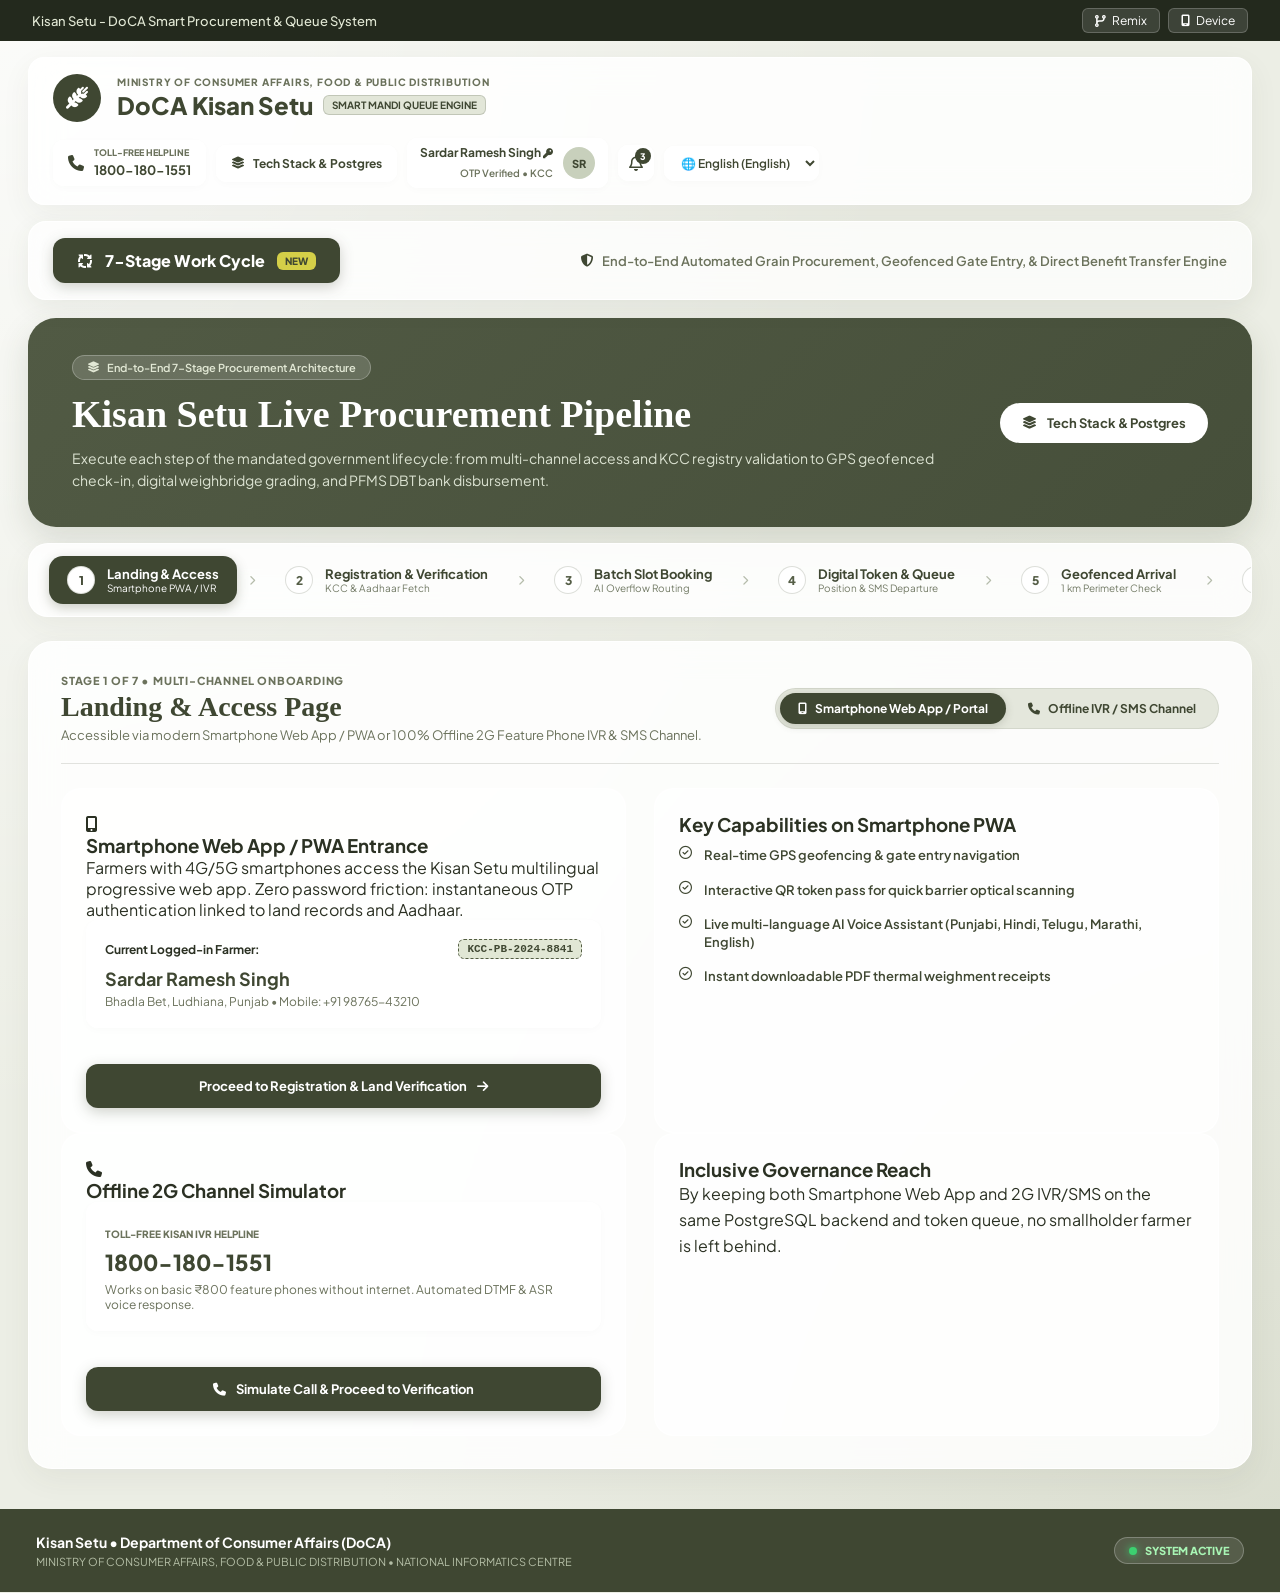
<file: index.html>
<!DOCTYPE html>
<html lang="en">
<head>
  <meta charset="UTF-8">
  <meta name="viewport" content="width=device-width, initial-scale=1.0">
  <title>DoCA Kisan Setu - End-to-End 7-Stage Procurement System</title>
  
  <!-- Font Awesome Icons -->
  <link rel="stylesheet" href="https://cdnjs.cloudflare.com/ajax/libs/font-awesome/6.4.0/css/all.min.css">
  <!-- Google Fonts -->
  <link href="https://fonts.googleapis.com/css2?family=Plus+Jakarta+Sans:wght@400;500;600;700;800&display=swap" rel="stylesheet">

  <style>
    /* ==================== GLOBAL THEME ==================== */
    :root {
      --bg-olive: #eceee5;
      --card-bg: rgba(255, 255, 255, 0.85);
      --glass-border: rgba(255, 255, 255, 0.95);
      --dark-olive: #3f4732;
      --medium-olive: #535d43;
      --light-olive: #8a9674;
      --accent-badge: #d4cf48;
      --text-main: #2b3123;
      --text-muted: #6b725c;
      --border-subtle: rgba(63, 71, 50, 0.15);
      --shadow-soft: 0 10px 30px rgba(63, 71, 50, 0.06);
    }

    * { margin: 0; padding: 0; box-sizing: border-box; font-family: 'Plus Jakarta Sans', sans-serif; }

    body {
      background-color: var(--bg-olive);
      background-image: 
        radial-gradient(at 0% 0%, rgba(255, 255, 255, 0.8) 0px, transparent 50%),
        radial-gradient(at 100% 100%, rgba(200, 205, 185, 0.5) 0px, transparent 50%);
      color: var(--text-main);
      min-height: 100vh;
      display: flex;
      flex-direction: column;
    }

    /* Glassmorphism Reusable Classes */
    .glass-box {
      background: var(--card-bg);
      backdrop-filter: blur(16px);
      -webkit-backdrop-filter: blur(16px);
      border: 1px solid var(--glass-border);
      box-shadow: var(--shadow-soft);
    }

    .glass-pill {
      background: rgba(255, 255, 255, 0.85);
      backdrop-filter: blur(8px);
      border: 1px solid rgba(255, 255, 255, 1);
      border-radius: 10px;
      box-shadow: 0 2px 8px rgba(0,0,0,0.02);
    }

    /* Top Glass Bar */
    .top-bar {
      background: #23291d;
      color: #e2e8d5;
      display: flex;
      justify-content: space-between;
      align-items: center;
      padding: 8px 32px;
      font-size: 13px;
      font-weight: 500;
    }

    .top-bar-right { display: flex; gap: 8px; }

    .top-btn {
      background: rgba(255, 255, 255, 0.12);
      border: 1px solid rgba(255, 255, 255, 0.2);
      color: #fff;
      padding: 4px 12px;
      border-radius: 6px;
      font-size: 12px;
      cursor: pointer;
      display: flex;
      align-items: center;
      gap: 6px;
    }

    /* Header Navigation Panel */
    .header-container {
      margin: 16px 28px;
      padding: 16px 24px;
      border-radius: 16px;
      display: flex;
      justify-content: space-between;
      align-items: center;
      flex-wrap: wrap;
      gap: 16px;
    }

    .header-left { display: flex; align-items: center; gap: 16px; }

    .logo-circle {
      width: 48px; height: 48px;
      background: var(--dark-olive);
      color: #fff;
      border-radius: 50%;
      display: flex; align-items: center; justify-content: center;
      font-size: 22px;
    }

    .title-group .sub-header {
      font-size: 10px; font-weight: 800; color: var(--text-muted);
      letter-spacing: 0.8px; text-transform: uppercase; display: block; margin-bottom: 2px;
    }

    .title-group h1 { font-size: 24px; font-weight: 800; color: var(--dark-olive); display: flex; align-items: center; gap: 10px; }

    .badge-sub {
      background: #e2e6d8; color: var(--dark-olive);
      border: 1px solid rgba(63, 71, 50, 0.2); font-size: 10px; padding: 3px 8px; border-radius: 6px; font-weight: 700;
    }

    .header-right { display: flex; align-items: center; gap: 10px; }

    .helpline-box { display: flex; align-items: center; gap: 10px; padding: 6px 14px; color: var(--dark-olive); }
    .helpline-box small { display: block; font-size: 9px; font-weight: 800; color: var(--text-muted); }
    .helpline-box strong { font-size: 13px; font-weight: 700; }

    .tech-btn { padding: 10px 14px; font-size: 12px; font-weight: 700; color: var(--dark-olive); cursor: pointer; display: flex; align-items: center; gap: 8px; }

    .user-pill { display: flex; align-items: center; gap: 10px; padding: 6px 12px; }
    .user-info { text-align: right; }
    .user-info strong { display: block; font-size: 12px; color: var(--dark-olive); }
    .user-info small { font-size: 10px; color: var(--text-muted); font-weight: 600; }

    .avatar {
      width: 32px; height: 32px; background: #c8d0bc; color: var(--dark-olive);
      font-weight: 800; border-radius: 50%; display: flex; align-items: center; justify-content: center; font-size: 11px;
    }

    .icon-badge-btn { position: relative; width: 36px; height: 36px; display: flex; align-items: center; justify-content: center; color: var(--dark-olive); cursor: pointer; }
    .badge-count { position: absolute; top: 2px; right: 2px; background: var(--dark-olive); color: #fff; font-size: 9px; font-weight: 800; width: 16px; height: 16px; border-radius: 50%; display: flex; align-items: center; justify-content: center; }

    .lang-dropdown { padding: 8px 12px; font-size: 12px; font-weight: 600; color: var(--dark-olive); outline: none; cursor: pointer; }

    /* Single 7-Stage Work Cycle Hero Banner */
    .work-cycle-hero-panel {
      margin: 0 28px 18px 28px;
      padding: 16px 24px;
      border-radius: 18px;
      display: flex;
      align-items: center;
      justify-content: space-between;
      gap: 16px;
      background: rgba(255, 255, 255, 0.75);
      backdrop-filter: blur(16px);
      border: 1px solid rgba(255, 255, 255, 0.95);
      box-shadow: 0 8px 24px rgba(63, 71, 50, 0.08);
    }

    .work-cycle-badge-large {
      background-color: var(--dark-olive);
      color: #ffffff;
      padding: 12px 24px;
      border-radius: 12px;
      font-size: 16px;
      font-weight: 800;
      display: inline-flex;
      align-items: center;
      gap: 12px;
      box-shadow: 0 4px 14px rgba(63, 71, 50, 0.25);
    }

    .badge-new-gold {
      background: var(--accent-badge);
      color: var(--dark-olive);
      font-size: 10px;
      font-weight: 800;
      padding: 3px 8px;
      border-radius: 6px;
    }

    .work-cycle-tagline { font-size: 13px; font-weight: 600; color: var(--text-muted); display: flex; align-items: center; gap: 8px; }

    /* Pipeline Banner */
    .pipeline-section-container { margin: 0 28px 24px 28px; display: flex; flex-direction: column; gap: 16px; }

    .pipeline-header-card {
      background-color: #555e47;
      background-image: linear-gradient(135deg, #515a44 0%, #464f3a 100%);
      color: #ffffff;
      border-radius: 28px;
      padding: 36px 44px;
      display: flex;
      justify-content: space-between;
      align-items: center;
      gap: 24px;
      box-shadow: 0 12px 32px rgba(63, 71, 50, 0.15);
    }

    .pill-badge-subtle {
      display: inline-flex; align-items: center; gap: 8px;
      background: rgba(255, 255, 255, 0.15); border: 1px solid rgba(255, 255, 255, 0.25);
      border-radius: 50px; padding: 5px 14px; font-size: 11px; font-weight: 600; color: #e2e8d5; margin-bottom: 12px;
    }

    .pipeline-title { font-family: Georgia, 'Times New Roman', serif; font-size: 38px; font-weight: 700; margin-bottom: 12px; color: #ffffff; }
    .pipeline-description { font-size: 14px; color: #dbe2d1; line-height: 1.55; }

    .btn-tech-stack-white {
      background: #ffffff; color: #3f4732; border: none; border-radius: 50px; padding: 12px 22px;
      font-size: 13px; font-weight: 700; display: flex; align-items: center; gap: 10px; cursor: pointer; white-space: nowrap;
    }

    /* Stepper Bar */
    .stepper-bar-card { border-radius: 20px; padding: 12px 20px; overflow-x: auto; }
    .stepper-list { display: flex; align-items: center; gap: 12px; min-width: max-content; }

    .step-item {
      display: flex; align-items: center; gap: 12px; padding: 10px 18px; border-radius: 14px; cursor: pointer; transition: all 0.2s ease;
    }

    .step-num {
      width: 28px; height: 28px; border-radius: 50%; background: #ffffff; color: #555e47;
      font-weight: 800; font-size: 12px; display: flex; align-items: center; justify-content: center; border: 1px solid rgba(85, 94, 71, 0.2);
    }

    .step-text strong { font-size: 13px; font-weight: 700; color: #3f4732; display: block; }
    .step-text small { font-size: 10px; color: #727a65; display: block; }
    .step-arrow { font-size: 10px; color: #b5bcab; }

    .step-item.active { background-color: var(--dark-olive); color: #ffffff; box-shadow: 0 4px 12px rgba(85, 94, 71, 0.3); }
    .step-item.active .step-num { background: #ffffff; color: var(--dark-olive); }
    .step-item.active .step-text strong, .step-item.active .step-text small { color: #ffffff; }

    .step-item.completed { background-color: rgba(77, 91, 61, 0.12); }
    .step-item.completed .step-num { background: #4d5b3d; color: #ffffff; border: none; }

    /* Dynamic Stage View Switcher */
    .stage-view { display: none; }
    .stage-view.active-view { display: block; }

    .main-wrapper { margin: 0 28px 40px 28px; padding: 32px; border-radius: 24px; }

    .stage-sub-banner {
      display: flex; justify-content: space-between; align-items: center; margin-bottom: 24px;
      padding-bottom: 20px; border-bottom: 1px solid var(--border-subtle); flex-wrap: wrap; gap: 16px;
    }

    .stage-sub-left .stage-tag { font-size: 11px; font-weight: 800; color: var(--text-muted); letter-spacing: 0.8px; text-transform: uppercase; margin-bottom: 4px; }
    .stage-sub-left h2 { font-family: Georgia, 'Times New Roman', serif; font-size: 28px; font-weight: 700; color: var(--dark-olive); margin-bottom: 4px; }
    .stage-sub-left p { font-size: 13px; color: var(--text-muted); }

    .channel-toggle-group {
      background: #e4e7dc; padding: 4px; border-radius: 50px; display: flex; gap: 4px; border: 1px solid rgba(63, 71, 50, 0.1);
    }

    .toggle-btn {
      border: none; background: transparent; padding: 8px 18px; border-radius: 50px; font-size: 12px; font-weight: 700;
      color: var(--dark-olive); cursor: pointer; display: flex; align-items: center; gap: 8px; transition: all 0.2s ease;
    }

    .toggle-btn.active { background: var(--dark-olive); color: #ffffff; box-shadow: 0 2px 8px rgba(63, 71, 50, 0.2); }

    .channel-sub-view { display: none; }
    .channel-sub-view.active-sub { display: grid; }

    .presets-container { display: flex; align-items: center; gap: 10px; font-size: 12px; font-weight: 700; color: var(--text-muted); }

    .preset-pill {
      background: #e3e7db; border: none; padding: 6px 16px; border-radius: 8px; font-size: 12px; font-weight: 700;
      color: var(--dark-olive); cursor: pointer; transition: all 0.2s ease;
    }

    .preset-pill.active, .preset-pill:hover { background: #d4dabf; }

    .content-grid { display: grid; grid-template-columns: 1fr 1fr; gap: 28px; }
    .card-panel { background: rgba(255, 255, 255, 0.65); border: 1px solid rgba(255, 255, 255, 0.9); border-radius: 20px; padding: 24px; display: flex; flex-direction: column; }

    .form-group { margin-bottom: 18px; }
    .form-group label { display: block; font-size: 12px; font-weight: 700; color: var(--dark-olive); margin-bottom: 6px; }
    
    .select-input, .text-input {
      width: 100%; padding: 12px 16px; border-radius: 12px; border: 1px solid rgba(63, 71, 50, 0.2);
      background: #ffffff; font-size: 13.5px; font-weight: 600; color: var(--dark-olive); outline: none;
    }

    .time-slot-grid { display: grid; grid-template-columns: 1fr 1fr; gap: 10px; margin-top: 10px; }
    .time-slot-btn {
      padding: 10px; border-radius: 10px; border: 1px solid var(--border-subtle); background: #ffffff;
      font-size: 12px; font-weight: 700; color: var(--dark-olive); cursor: pointer; text-align: center;
    }
    .time-slot-btn.selected { background: var(--dark-olive); color: #ffffff; }

    .overflow-recommendation-box {
      background: #fdfbe8; border: 1px solid #e8e3a2; border-radius: 16px; padding: 18px; margin-top: 16px;
    }

    .btn-action-dark {
      background: var(--dark-olive); color: #ffffff; border: none; padding: 14px 20px; border-radius: 12px;
      font-size: 13px; font-weight: 700; cursor: pointer; display: flex; align-items: center; justify-content: center; gap: 10px;
      box-shadow: 0 4px 14px rgba(63, 71, 50, 0.25); transition: all 0.2s ease; margin-top: 16px;
    }

    .btn-action-dark:hover { background: var(--medium-olive); }

    .btn-reroute { background: #8a6a27; color: #ffffff; border: none; padding: 8px 14px; border-radius: 8px; font-size: 11px; font-weight: 800; cursor: pointer; margin-top: 8px; }

    .farmer-info-box { padding: 18px; border-radius: 12px; margin-bottom: 20px; }
    .info-header { display: flex; justify-content: space-between; align-items: center; margin-bottom: 8px; }
    .tag-kcc { background: #e1e7d5; color: var(--dark-olive); border: 1px dashed var(--medium-olive); font-family: monospace; font-size: 11px; font-weight: 700; padding: 3px 8px; border-radius: 6px; }

    .profile-sub-grid { display: grid; grid-template-columns: 1fr 1fr; gap: 16px; margin-bottom: 20px; }
    .info-card { background: rgba(255, 255, 255, 0.85); border: 1px solid rgba(255, 255, 255, 1); border-radius: 14px; padding: 16px; }
    .info-card small { font-size: 10px; font-weight: 800; color: var(--text-muted); letter-spacing: 0.5px; text-transform: uppercase; display: block; margin-bottom: 4px; }
    .info-card strong { font-size: 15px; font-weight: 800; color: var(--dark-olive); display: block; margin-bottom: 2px; }
    .info-card p { font-size: 11px; color: var(--text-muted); font-weight: 600; }

    .crop-cards-wrapper { display: grid; grid-template-columns: 1fr 1fr; gap: 16px; margin-bottom: 24px; }
    .crop-card { background: #f1f3eb; border: 1px solid rgba(63, 71, 50, 0.12); border-radius: 14px; padding: 14px; display: flex; justify-content: space-between; align-items: center; }
    .qty-tag { background: #ffffff; border: 1px solid rgba(63, 71, 50, 0.15); padding: 6px 10px; border-radius: 8px; font-size: 11px; font-weight: 800; color: var(--dark-olive); }

    .badge-active-status { background: #dff2e1; color: #236835; border: 1px solid #bce3c3; font-size: 10px; font-weight: 800; padding: 4px 10px; border-radius: 6px; }

    .capabilities-list { list-style: none; display: flex; flex-direction: column; gap: 16px; }
    .capabilities-list li { display: flex; align-items: flex-start; gap: 12px; font-size: 13px; font-weight: 600; color: var(--dark-olive); line-height: 1.4; }

    /* Modals */
    .modal-backdrop {
      position: fixed; top: 0; left: 0; width: 100vw; height: 100vh; background: rgba(35, 41, 29, 0.65);
      backdrop-filter: blur(8px); display: flex; align-items: center; justify-content: center; z-index: 9999;
      opacity: 0; pointer-events: none; transition: opacity 0.3s ease;
    }
    .modal-backdrop.open { opacity: 1; pointer-events: auto; }

    .modal-dialog {
      background: rgba(255, 255, 255, 0.98); border: 1px solid var(--glass-border); border-radius: 24px;
      padding: 32px; max-width: 650px; width: 92%; box-shadow: 0 20px 50px rgba(0, 0, 0, 0.25); max-height: 90vh; overflow-y: auto;
    }

    /* Footer */
    .system-footer {
      background: #3f4732; color: #e2e8d5; padding: 24px 36px; display: flex; justify-content: space-between;
      align-items: center; margin-top: auto; flex-wrap: wrap; gap: 16px;
    }
    .active-indicator-pill {
      background: rgba(255, 255, 255, 0.12); border: 1px solid rgba(255, 255, 255, 0.25);
      padding: 6px 14px; border-radius: 50px; font-size: 11px; font-weight: 800; color: #a8f5b4; display: flex; align-items: center; gap: 8px;
    }
    .active-dot { width: 8px; height: 8px; background: #3cd070; border-radius: 50%; box-shadow: 0 0 8px #3cd070; }

    @media (max-width: 992px) {
      .content-grid { grid-template-columns: 1fr; }
      .profile-sub-grid, .crop-cards-wrapper { grid-template-columns: 1fr; }
    }
  </style>
</head>
<body>

  <!-- Top Glass Bar -->
  <div class="top-bar">
    <span>Kisan Setu - DoCA Smart Procurement & Queue System</span>
    <div class="top-bar-right">
      <button class="top-btn"><i class="fa-solid fa-code-branch"></i> Remix</button>
      <button class="top-btn"><i class="fa-solid fa-mobile-screen"></i> Device</button>
    </div>
  </div>

  <!-- Header Navigation Panel -->
  <header class="header-container glass-box">
    <div class="header-left">
      <div class="logo-circle"><i class="fa-solid fa-wheat-awn"></i></div>
      <div class="title-group">
        <span class="sub-header">MINISTRY OF CONSUMER AFFAIRS, FOOD & PUBLIC DISTRIBUTION</span>
        <h1>DoCA Kisan Setu <span class="badge-sub">SMART MANDI QUEUE ENGINE</span></h1>
      </div>
    </div>

    <div class="header-right">
      <div class="helpline-box glass-pill">
        <i class="fa-solid fa-phone"></i>
        <div>
          <small>TOLL-FREE HELPLINE</small>
          <strong>1800-180-1551</strong>
        </div>
      </div>

      <div class="tech-btn glass-pill" id="header-tech-btn"><i class="fa-solid fa-layer-group"></i> Tech Stack & Postgres</div>

      <div class="user-pill glass-pill">
        <div class="user-info">
          <strong>Sardar Ramesh Singh <i class="fa-solid fa-key" style="font-size:10px;"></i></strong>
          <small>OTP Verified • KCC</small>
        </div>
        <div class="avatar">SR</div>
      </div>

      <div class="icon-badge-btn glass-pill">
        <i class="fa-regular fa-bell"></i>
        <span class="badge-count">3</span>
      </div>

      <select class="lang-dropdown glass-pill">
        <option>🌐 English (English)</option>
        <option>Hindi (हिन्दी)</option>
        <option>Punjabi (ਪੰਜਾਬੀ)</option>
      </select>
    </div>
  </header>

  <!-- SINGLE PROMINENT 7-STAGE WORK CYCLE PANEL -->
  <div class="work-cycle-hero-panel">
    <div class="work-cycle-badge-large">
      <i class="fa-solid fa-arrows-spin"></i>
      <span>7-Stage Work Cycle</span>
      <span class="badge-new-gold">NEW</span>
    </div>
    <div class="work-cycle-tagline">
      <i class="fa-solid fa-shield-halved" style="color:var(--dark-olive);"></i>
      <span>End-to-End Automated Grain Procurement, Geofenced Gate Entry, & Direct Benefit Transfer Engine</span>
    </div>
  </div>

  <!-- KISAN SETU LIVE PROCUREMENT PIPELINE BANNER -->
  <section class="pipeline-section-container">
    <div class="pipeline-header-card">
      <div class="header-content-left">
        <div class="pill-badge-subtle">
          <i class="fa-solid fa-layer-group"></i>
          <span>End-to-End 7-Stage Procurement Architecture</span>
        </div>
        <h1 class="pipeline-title">Kisan Setu Live Procurement Pipeline</h1>
        <p class="pipeline-description">
          Execute each step of the mandated government lifecycle: from multi-channel access and KCC registry validation to GPS geofenced check-in, digital weighbridge grading, and PFMS DBT bank disbursement.
        </p>
      </div>

      <button class="btn-tech-stack-white" id="btn-open-tech-stack">
        <i class="fa-solid fa-layer-group"></i>
        <span>Tech Stack & Postgres</span>
      </button>
    </div>

    <!-- STEPPER PIPELINE BAR (STAGES 1 - 7) -->
    <div class="stepper-bar-card glass-box">
      <div class="stepper-list">
        <div class="step-item active" data-stage="1" id="step-node-1">
          <span class="step-num" id="step-num-1">1</span>
          <div class="step-text">
            <strong>Landing & Access</strong>
            <small>Smartphone PWA / IVR</small>
          </div>
        </div>
        <i class="fa-solid fa-chevron-right step-arrow"></i>

        <div class="step-item" data-stage="2" id="step-node-2">
          <span class="step-num" id="step-num-2">2</span>
          <div class="step-text">
            <strong>Registration & Verification</strong>
            <small>KCC & Aadhaar Fetch</small>
          </div>
        </div>
        <i class="fa-solid fa-chevron-right step-arrow"></i>

        <div class="step-item" data-stage="3" id="step-node-3">
          <span class="step-num" id="step-num-3">3</span>
          <div class="step-text">
            <strong>Batch Slot Booking</strong>
            <small>AI Overflow Routing</small>
          </div>
        </div>
        <i class="fa-solid fa-chevron-right step-arrow"></i>

        <div class="step-item" data-stage="4" id="step-node-4">
          <span class="step-num" id="step-num-4">4</span>
          <div class="step-text">
            <strong>Digital Token & Queue</strong>
            <small>Position & SMS Departure</small>
          </div>
        </div>
        <i class="fa-solid fa-chevron-right step-arrow"></i>

        <div class="step-item" data-stage="5" id="step-node-5">
          <span class="step-num" id="step-num-5">5</span>
          <div class="step-text">
            <strong>Geofenced Arrival</strong>
            <small>1 km Perimeter Check</small>
          </div>
        </div>
        <i class="fa-solid fa-chevron-right step-arrow"></i>

        <div class="step-item" data-stage="6" id="step-node-6">
          <span class="step-num" id="step-num-6">6</span>
          <div class="step-text">
            <strong>Weighment & Grading</strong>
            <small>Moisture & Scale Entry</small>
          </div>
        </div>
        <i class="fa-solid fa-chevron-right step-arrow"></i>

        <div class="step-item" data-stage="7" id="step-node-7">
          <span class="step-num" id="step-num-7">7</span>
          <div class="step-text">
            <strong>PFMS DBT Payment</strong>
            <small>Direct Bank Settlement</small>
          </div>
        </div>
      </div>
    </div>
  </section>

  <!-- MAIN INTERACTIVE CONTAINER FOR STAGES 1 TO 7 -->
  <main class="main-wrapper glass-box">

    <!-- ==================== STAGE 1 VIEW ==================== -->
    <div class="stage-view active-view" id="stage-view-1">
      <div class="stage-sub-banner">
        <div class="stage-sub-left">
          <div class="stage-tag">STAGE 1 OF 7 • MULTI-CHANNEL ONBOARDING</div>
          <h2>Landing & Access Page</h2>
          <p>Accessible via modern Smartphone Web App / PWA or 100% Offline 2G Feature Phone IVR & SMS Channel.</p>
        </div>

        <div class="channel-toggle-group">
          <button class="toggle-btn active" id="btn-pwa">
            <i class="fa-solid fa-mobile-screen"></i> Smartphone Web App / Portal
          </button>
          <button class="toggle-btn" id="btn-ivr">
            <i class="fa-solid fa-phone"></i> Offline IVR / SMS Channel
          </button>
        </div>
      </div>

      <!-- Smartphone View -->
      <div class="content-grid channel-sub-view active-sub" id="view-pwa-sub">
        <div class="card-panel">
          <div class="panel-header">
            <div class="panel-header-left">
              <i class="fa-solid fa-mobile-screen-button"></i>
              <h3>Smartphone Web App / PWA Entrance</h3>
            </div>
          </div>
          <p class="card-desc">
            Farmers with 4G/5G smartphones access the Kisan Setu multilingual progressive web app. Zero password friction: instantaneous OTP authentication linked to land records and Aadhaar.
          </p>

          <div class="farmer-info-box glass-pill">
            <div class="info-header">
              <span class="info-label" style="font-size:12px; font-weight:700;">Current Logged-in Farmer:</span>
              <span class="tag-kcc">KCC-PB-2024-8841</span>
            </div>
            <strong style="font-size:18px; color:var(--dark-olive);">Sardar Ramesh Singh</strong>
            <p style="font-size:12px; color:var(--text-muted); margin-top:4px;">Bhadla Bet, Ludhiana, Punjab • Mobile: +91 98765-43210</p>
          </div>

          <button class="btn-action-dark" onclick="completeStageAndProceed(1, 2)">
            Proceed to Registration & Land Verification <i class="fa-solid fa-arrow-right"></i>
          </button>
        </div>

        <div class="card-panel">
          <div class="panel-header">
            <h3>Key Capabilities on Smartphone PWA</h3>
          </div>
          <ul class="capabilities-list" style="margin-top: 10px;">
            <li><i class="fa-regular fa-circle-check"></i> <span>Real-time GPS geofencing & gate entry navigation</span></li>
            <li><i class="fa-regular fa-circle-check"></i> <span>Interactive QR token pass for quick barrier optical scanning</span></li>
            <li><i class="fa-regular fa-circle-check"></i> <span>Live multi-language AI Voice Assistant (Punjabi, Hindi, Telugu, Marathi, English)</span></li>
            <li><i class="fa-regular fa-circle-check"></i> <span>Instant downloadable PDF thermal weighment receipts</span></li>
          </ul>
        </div>
      </div>

      <!-- Offline IVR View -->
      <div class="content-grid channel-sub-view" id="view-ivr-sub">
        <div class="card-panel">
          <div class="panel-header">
            <div class="panel-header-left">
              <i class="fa-solid fa-phone"></i>
              <h3>Offline 2G Channel Simulator</h3>
            </div>
          </div>
          <div class="farmer-info-box glass-pill">
            <span style="font-size:10px; font-weight:800; color:var(--text-muted);">TOLL-FREE KISAN IVR HELPLINE</span>
            <div style="font-size:22px; font-weight:800; color:var(--dark-olive); margin:6px 0;">1800-180-1551</div>
            <p style="font-size:12px; color:var(--text-muted);">Works on basic ₹800 feature phones without internet. Automated DTMF & ASR voice response.</p>
          </div>
          <button class="btn-action-dark" onclick="completeStageAndProceed(1, 2)">
            <i class="fa-solid fa-phone"></i> Simulate Call & Proceed to Verification
          </button>
        </div>

        <div class="card-panel">
          <div class="panel-header">
            <h3>Inclusive Governance Reach</h3>
          </div>
          <p class="card-desc" style="line-height:1.6;">
            By keeping both Smartphone Web App and 2G IVR/SMS on the same PostgreSQL backend and token queue, no smallholder farmer is left behind.
          </p>
        </div>
      </div>
    </div>

    <!-- ==================== STAGE 2 VIEW ==================== -->
    <div class="stage-view" id="stage-view-2">
      <div class="stage-sub-banner">
        <div class="stage-sub-left">
          <div class="stage-tag">STAGE 2 OF 7 • SECURE FARMER IDENTITY</div>
          <h2>Registration & Verification Page</h2>
          <p>Inputs: KCC Number / Aadhaar Verification (Redacted for Security) &rarr; Auto-fetches crop profiles, land holding size, and verified bank credentials.</p>
        </div>

        <div class="presets-container">
          <span>Quick Presets:</span>
          <button class="preset-pill active" onclick="loadPreset('ramesh', event)">Ramesh</button>
          <button class="preset-pill" onclick="loadPreset('kaur', event)">Kaur</button>
          <button class="preset-pill" onclick="loadPreset('kumar', event)">Kumar</button>
        </div>
      </div>

      <div class="content-grid">
        <div class="card-panel">
          <div class="panel-header">
            <div class="panel-header-left">
              <i class="fa-regular fa-user"></i>
              <h3>Verification Inputs</h3>
            </div>
          </div>

          <div class="form-group">
            <label>Kisan Credit Card (KCC) Number</label>
            <input type="text" id="kcc-input" class="text-input" value="KCC-PB-2024-8841">
          </div>

          <div class="form-group">
            <label>Aadhaar Number (Redacted for Security)</label>
            <div style="position:relative;">
              <span style="position:absolute; right:12px; top:-22px; font-size:10px; font-weight:800; color:#2b7a4b;">UIDAI Compliant</span>
              <input type="text" id="aadhaar-input" class="text-input" value="XXXX-XXXX-4912">
            </div>
          </div>

<button class="btn-action-dark" id="btn-fetch">
  <i class="fa-solid fa-shield-halved"></i> Auto-Fetch Verified Land & Bank Data
</button>
        </div>

        <div class="card-panel">
          <div class="panel-header">
            <div class="panel-header-left">
              <span style="width: 8px; height: 8px; background: #3cd070; border-radius: 50%; display: inline-block;"></span>
              <h3>System Auto-Fetched Profile</h3>
            </div>
            <span class="badge-active-status">PFMS & Bhoomi Active</span>
          </div>

        <div class="profile-sub-grid">
  <div class="info-card">
    <small>VERIFIED FARMER NAME</small>
    <strong id="farmer-name-val">Not fetched</strong>
    <p id="farmer-phone-val">Awaiting verification</p>
  </div>

  <div class="info-card">
    <small>LAND HOLDING SIZE</small>
    <strong id="land-size-val">Not fetched</strong>
    <p id="land-khasra-val">Awaiting land record verification</p>
  </div>

  <div class="info-card">
    <small>LOCATION (TEHSIL / MANDI)</small>
    <strong id="loc-mandi-val">Not fetched</strong>
    <p id="loc-state-val">Awaiting location verification</p>
  </div>

  <div class="info-card">
    <small>BANK & DBT CREDENTIALS</small>
    <strong id="bank-name-val">Not fetched</strong>
    <p id="bank-acc-val">Awaiting bank verification</p>
  </div>
</div>

          <div style="font-size:12px; font-weight:700; color:var(--dark-olive); margin-bottom:12px;">Permitted Crop Profiles & Maximum Procurement Cap:</div>

          <div class="crop-cards-wrapper">
            <div class="crop-card">
              <div>
                <strong>Wheat (ਕਣਕ / Wheat)</strong><br>
                <small style="font-size:10px; color:var(--text-muted);">Rabi 2025-26</small>
              </div>
<span class="qty-tag" id="wheat-cap">Not fetched</span>
            </div>

            <div class="crop-card">
              <div>
                <strong>Paddy Grade A (ਝੋਨਾ)</strong><br>
                <small style="font-size:10px; color:var(--text-muted);">Kharif 2025-26</small>
              </div>
<span class="qty-tag" id="paddy-cap">Not fetched</span>
            </div>
          </div>

          <button class="btn-action-dark" onclick="completeStageAndProceed(2, 3)">
            Proceed to Stage 3: Batch Slot Booking <i class="fa-solid fa-arrow-right"></i>
          </button>
        </div>
      </div>
    </div>

    <!-- ==================== STAGE 3 VIEW ==================== -->
    <div class="stage-view" id="stage-view-3">
      <div class="stage-sub-banner">
        <div class="stage-sub-left">
          <div class="stage-tag">STAGE 3 OF 7 • CAPACITY MANAGEMENT</div>
          <h2>Batch Slot Booking & AI Overflow Engine</h2>
          <p>Schedule dispatch time windows to prevent gate gridlock and access real-time overflow rerouting recommendations.</p>
        </div>
      </div>

      <div class="content-grid">
        <div class="card-panel">
          <div class="form-group">
            <label>Crop Type</label>
            <select class="select-input" id="crop-select" onchange="updateMandiStatus()">
              <option value="wheat">Wheat (ਗੇਹੁੰ / ਕਣਕ) (MSP: ₹2275/q)</option>
              <option value="paddy">Paddy Grade A (ਝੋਨਾ) (MSP: ₹2203/q)</option>
            </select>
          </div>

          <div style="display:grid; grid-template-columns:1fr 1fr; gap:12px;">
            <div class="form-group">
              <label>Estimated Quantity (Quintals)</label>
              <input type="number" class="text-input" id="qty-input" value="45" oninput="updateMandiStatus()">
            </div>
            <div class="form-group">
              <label>Preferred Date</label>
              <input type="date" class="text-input" value="2026-09-11">
            </div>
          </div>

          <div class="form-group">
            <label>Vehicle Plate Number</label>
            <input type="text" class="text-input" id="vehicle-input" value="PB 10 Z 9921">
          </div>

          <label style="font-size:12px; font-weight:700; color:var(--dark-olive);">Recommended Arrival Time Windows (Congestion-Smoothed):</label>
          <div class="time-slot-grid">
            <div class="time-slot-btn" onclick="selectSlot(this)">07:00 AM - 09:00 AM</div>
            <div class="time-slot-btn selected" onclick="selectSlot(this)">09:00 AM - 11:00 AM</div>
            <div class="time-slot-btn" onclick="selectSlot(this)">11:00 AM - 01:00 PM</div>
            <div class="time-slot-btn" onclick="selectSlot(this)">02:00 PM - 04:00 PM</div>
          </div>

          <button class="btn-action-dark" onclick="submitSlotBooking()">
            <i class="fa-solid fa-circle-check"></i> Confirm Slot & Generate Digital Token
          </button>
        </div>

        <div class="card-panel">
          <div style="display:flex; justify-content:space-between; align-items:center; margin-bottom:12px;">
            <h3 id="target-mandi-title">Khanna Grain Market (Asia's Largest)</h3>
            <span class="badge-active-status" id="mandi-status-badge" style="background:#fef3c7; color:#92400e; border-color:#fde68a;">MODERATE CONGESTION</span>
          </div>

          <div style="display:grid; grid-template-columns:1fr 1fr 1fr; gap:10px; text-align:center; margin-bottom:16px;">
            <div class="glass-pill" style="padding:10px;">
              <small style="font-size:9px; color:var(--text-muted);">Daily Capacity</small>
              <strong style="display:block; font-size:13px; color:var(--dark-olive);" id="daily-cap-val">18000 Qtl</strong>
            </div>
            <div class="glass-pill" style="padding:10px;">
              <small style="font-size:9px; color:var(--text-muted);">Active Queue</small>
              <strong style="display:block; font-size:13px; color:var(--dark-olive);" id="active-queue-val">12 Trucks</strong>
            </div>
            <div class="glass-pill" style="padding:10px;">
              <small style="font-size:9px; color:var(--text-muted);">Est. Wait</small>
              <strong style="display:block; font-size:13px; color:var(--dark-olive);" id="est-wait-val">38 min</strong>
            </div>
          </div>

          <div class="overflow-recommendation-box" id="overflow-box">
            <div style="display:flex; justify-content:space-between; align-items:center;">
              <strong style="font-size:12px; color:#854d0e;"><i class="fa-solid fa-compass"></i> Auto-Overflow Recommendation</strong>
              <span style="background:#fef08a; color:#713f12; font-size:9px; font-weight:800; padding:2px 6px; border-radius:4px;">Nearby Alternative</span>
            </div>
            <p style="font-size:11.5px; color:#713f12; margin-top:6px; line-height:1.4;" id="overflow-desc">
              If Khanna Mandi peaks during morning delivery hours (09:00 - 11:00 AM), our queue load-balancer automatically suggests <strong>Karnal Central Krishi Mandi</strong> (Wait: 22 min) with a 20-minute turnaround guarantee!
            </p>
            <button class="btn-reroute" onclick="applyReroute()">Reroute to Low-Wait Alternative</button>
          </div>
        </div>
      </div>
    </div>

    <!-- ==================== STAGE 4 VIEW ==================== -->
    <div class="stage-view" id="stage-view-4">
      <div class="stage-sub-banner">
        <div class="stage-sub-left">
          <div class="stage-tag">STAGE 4 OF 7 • LIVE QUEUE TELEMETRY</div>
          <h2>Digital Token & Live Queue Tracker</h2>
          <p>Real-time queue positioning, gate entry time estimates, and multi-channel departure alert dispatching.</p>
        </div>
        <button class="btn-action-dark" style="margin-top:0;" onclick="triggerSimulatedSMS()">
          <i class="fa-solid fa-paper-plane"></i> Simulate Automated Departure Alert
        </button>
      </div>

      <div class="content-grid">
        <div class="card-panel" style="border:2px dashed var(--medium-olive);">
          <div style="display:flex; justify-content:space-between; align-items:center;">
            <small style="font-size:10px; font-weight:800; color:var(--text-muted);">MANDI DIGITAL ENTRY TOKEN</small>
            <span class="badge-active-status">VALID FOR ENTRY</span>
          </div>

          <div style="text-align:center; margin:20px 0;">
            <small style="font-size:10px; font-weight:800; color:var(--text-muted);">TOKEN NUMBER</small>
            <h1 style="font-size:32px; font-weight:800; color:var(--dark-olive);" id="token-display-id">DOCA-2026-PB-1296</h1>
            <p style="font-size:12px; color:var(--text-muted);" id="token-farmer-desc">Sardar Ramesh Singh • Wheat (ਗੇਹੁੰ / ਕਣਕ)</p>
          </div>

          <div style="display:grid; grid-template-columns:1fr 1fr; gap:10px;">
            <div class="glass-pill" style="padding:10px;">
              <small style="font-size:9px; color:var(--text-muted);">Gate Entry Window</small>
              <strong style="font-size:12px; color:var(--dark-olive);">09:00 AM - 11:00 AM</strong>
            </div>
            <div class="glass-pill" style="padding:10px;">
              <small style="font-size:9px; color:var(--text-muted);">Assigned Bay</small>
              <strong style="font-size:12px; color:var(--dark-olive);">Bay-03</strong>
            </div>
          </div>

          <div style="display:flex; gap:10px; margin-top:16px;">
            <button class="btn-action-dark" style="flex:1; background:#ffffff; color:var(--dark-olive); border:1px solid var(--border-subtle);" onclick="openQRSlipModal()">
              <i class="fa-solid fa-qrcode"></i> Print Token Slip
            </button>
            <button class="btn-action-dark" style="flex:1; background:#ffffff; color:var(--dark-olive); border:1px solid var(--border-subtle);" onclick="alert('Hyperledger Audit Hash: 0x71cb89a2f1b0...block#10429')">
              <i class="fa-solid fa-cube"></i> Audit Hash
            </button>
          </div>
        </div>

        <div class="card-panel">
          <h3><i class="fa-solid fa-tower-broadcast"></i> Real-Time Queue Telemetry</h3>
          <div style="display:grid; grid-template-columns:1fr 1fr 1fr; gap:10px; text-align:center; margin:16px 0;">
            <div class="glass-pill" style="padding:12px;">
              <small style="font-size:9px; color:var(--text-muted);">CURRENT POSITION</small>
              <h2 style="color:var(--dark-olive);">#3</h2>
              <small style="font-size:9px; color:#2563eb;">in line at Gate 2</small>
            </div>
            <div class="glass-pill" style="padding:12px;">
              <small style="font-size:9px; color:var(--text-muted);">EST. GATE ENTRY</small>
              <h2 style="color:var(--dark-olive);">10:15 AM</h2>
              <small style="font-size:9px; color:var(--text-muted);">Turn in ~22 mins</small>
            </div>
            <div class="glass-pill" style="padding:12px;">
              <small style="font-size:9px; color:var(--text-muted);">STATUS</small>
              <h2 style="color:#d97706; font-size:16px; margin-top:6px;">BOOKED</h2>
            </div>
          </div>

          <div class="overflow-recommendation-box" style="background:#f0fdf4; border-color:#bbf7d0;">
            <strong style="font-size:12px; color:#166534;"><i class="fa-solid fa-circle-check"></i> Multi-Channel Departure Dispatch Active</strong>
            <p style="font-size:11.5px; color:#15803d; margin-top:4px;" id="dispatch-status-text">
              "Vehicle PB 10 Z 9921, your estimated gate entry is in ~25 mins. Current gate processing rate is 14 trucks/hr."
            </p>
          </div>

          <button class="btn-action-dark" onclick="completeStageAndProceed(4, 5)">
            Proceed to Stage 5: Geofenced Arrival & Gate Check-In <i class="fa-solid fa-arrow-right"></i>
          </button>
        </div>
      </div>
    </div>

    <!-- ==================== STAGE 5 VIEW ==================== -->
    <div class="stage-view" id="stage-view-5">
      <div class="stage-sub-banner">
        <div class="stage-sub-left">
          <div class="stage-tag">STAGE 5 OF 7 • AUTOMATED GPS ARRIVAL VERIFICATION</div>
          <h2>Geofenced Arrival & Check-In Gate</h2>
          <p>GPS / Gate Scan verifies vehicle is within 1 km perimeter threshold &rarr; Token flips from "Scheduled" to "Active Gate Queue".</p>
        </div>
      </div>

      <div class="content-grid">
        <div class="card-panel">
          <h3><i class="fa-solid fa-location-crosshairs"></i> Vehicle GPS Telematics & Geofence Perimeter</h3>
          <div class="farmer-info-box glass-pill" style="margin:16px 0;">
            <div style="display:flex; justify-content:space-between;">
              <span style="font-size:12px; font-weight:700;">Current Vehicle Distance:</span>
              <strong style="font-size:16px; color:var(--dark-olive);" id="current-distance-text">0.7 km</strong>
            </div>
            <input type="range" min="0.1" max="3.0" step="0.1" value="0.7" id="geofence-range-slider" style="width:100%; margin:12px 0;" oninput="updateGeofenceDistance(this.value)">
            <div style="display:flex; justify-content:space-between; font-size:10px; color:var(--text-muted); font-weight:700;">
              <span>0.1 km (At Barrier)</span>
              <span style="color:#b91c1c;">1.0 km Geofence Threshold</span>
              <span>3.0 km (Away)</span>
            </div>
          </div>

          <div style="font-size:12px; color:var(--text-muted); display:flex; flex-direction:column; gap:6px;">
            <div>Target Mandi: <strong style="color:var(--dark-olive);" id="geofence-mandi-name">Karnal Central Krishi Mandi</strong></div>
            <div>Vehicle Number: <strong style="color:var(--dark-olive);" id="geofence-vehicle-num">PB 10 Z 9921</strong></div>
            <div>Geofence Radius: <strong style="color:var(--dark-olive);">1.0 km (Perimeter Locked)</strong></div>
          </div>

          <button class="btn-action-dark" id="btn-verify-geofence" onclick="verifyGeofenceCheckIn()">
            <i class="fa-solid fa-location-dot"></i> Verify Geofence & Check-In Vehicle
          </button>
        </div>

        <div class="card-panel" style="justify-content:center; text-align:center;">
          <div class="glass-pill" style="padding:24px;" id="geofence-status-card">
            <i class="fa-solid fa-tower-cell" style="font-size:32px; color:var(--medium-olive); margin-bottom:10px;"></i>
            <h3 style="color:var(--dark-olive);" id="geofence-status-title">Waiting for GPS Geofence Verification</h3>
            <p style="font-size:12px; color:var(--text-muted); margin-top:6px;" id="geofence-status-desc">
              Vehicle distance must be within 1.0 km threshold of target Mandi to trigger automatic barrier clearance.
            </p>
          </div>

          <button class="btn-action-dark" onclick="completeStageAndProceed(5, 6)">
            Proceed to Stage 6: Procurement & Quality Logging <i class="fa-solid fa-arrow-right"></i>
          </button>
        </div>
      </div>
    </div>

    <!-- ==================== STAGE 6 VIEW ==================== -->
    <div class="stage-view" id="stage-view-6">
      <div class="stage-sub-banner">
        <div class="stage-sub-left">
          <div class="stage-tag">STAGE 6 OF 7 • WEIGHMENT & QUALITY ASSURANCE</div>
          <h2>On-Site Procurement & Quality Logging Page</h2>
          <p>Digital weighbridge entry, grain moisture %, and quality grading &rarr; Instant generation of thermal receipt & PFMS invoice.</p>
        </div>
      </div>

      <div class="content-grid">
        <div class="card-panel">
          <h3><i class="fa-solid fa-scale-balanced"></i> 1. Digital Weighbridge Gross & Tare Entry</h3>
          <div style="display:grid; grid-template-columns:1fr 1fr; gap:12px; margin-top:16px;">
            <div class="form-group">
              <label>Gross Weight (Vehicle + Crop) kg</label>
     <input type="number" class="text-input" id="gross-weight-input" value="" min="0" max="100000" step="1" oninput="calculateNetProcured()">
            </div>       
            <div class="form-group">
              <label>Tare Weight (Empty Vehicle) kg</label>
<input type="number" class="text-input" id="tare-weight-input" value="" min="0" max="10000" step="1" oninput="calculateNetProcured()">
            </div>
          </div>

<div class="farmer-info-box glass-pill" style="margin-top:8px;">
    <small style="font-size:10px; font-weight:800; color:var(--text-muted);">NET GRAIN PROCURED</small>
    <h1 style="font-size:28px; color:var(--dark-olive);" id="net-grain-value">Enter Weights</h1>
    <p style="font-size:11px; color:var(--text-muted);" id="net-kg-display">Enter gross and tare weights</p>
</div>

          <p style="font-size:10.5px; color:var(--text-muted); font-family:monospace; margin-top:4px;">
            Operator ID: OP-WB-101 • Scale Calibrated: Certified Legal Metrology
          </p>
        </div>

        <div class="card-panel">
          <h3><i class="fa-solid fa-microscope"></i> 2. Grain Quality Assay (FAQ Standards)</h3>
          <div style="display:grid; grid-template-columns:1fr 1fr; gap:12px; margin-top:16px;">
            <div class="form-group">
              <label>Grain Moisture %</label>
              <input type="number" step="0.1" class="text-input" value="11.4">
              <small style="font-size:9px; color:var(--text-muted);">FAQ ceiling: ≤14.0% | Grade A target: ≤12.0%</small>
            </div>
            <div class="form-group">
              <label>Foreign Matter %</label>
              <input type="number" step="0.1" class="text-input" value="0.6">
              <small style="font-size:9px; color:var(--text-muted);">FAQ maximum: ≤0.75% | Grade A target: ≤0.50%</small>
            </div>
          </div>

      <div class="overflow-recommendation-box" style="background:#f0fdf4; border-color:#bbf7d0; display:flex; justify-content:space-between; align-items:center;">
    <div>
        <small style="font-size:9px; font-weight:800; color:#166534;">AUTOMATED FAQ RESULT</small>
        <strong style="display:block; font-size:14px; color:#15803d;" id="quality-result-text">Awaiting Quality Test</strong>
    </div>
    <span class="badge-active-status" id="quality-grade-badge">PENDING</span>
</div>

          <button class="btn-action-dark" onclick="completeStageAndProceed(6, 7)">
            <i class="fa-solid fa-floppy-disk"></i> Save Quality Assay & Issue Digital Receipt
          </button>
        </div>
      </div>
    </div>

    <!-- ==================== STAGE 7 VIEW ==================== -->
    <div class="stage-view" id="stage-view-7">
      <div class="stage-sub-banner">
        <div class="stage-sub-left">
          <div class="stage-tag">STAGE 7 OF 7 • REAL-TIME DBT SETTLEMENT</div>
          <h2>Payment & Disbursement Tracker Dashboard</h2>
          <p>Status Pipeline: Quality Approved &rarr; Invoice Generated &rarr; PFMS e-Kuber Batched &rarr; DBT Payout Dispatched.</p>
        </div>
        <button class="btn-action-dark" style="margin-top:0; background:#ffffff; color:var(--dark-olive); border:1px solid var(--border-subtle);" onclick="openQRSlipModal()">
          <i class="fa-solid fa-receipt"></i> Thermal Receipt
        </button>
      </div>

      <div class="card-panel" style="margin-bottom:20px;">
        <small style="font-size:10px; font-weight:800; color:var(--text-muted); margin-bottom:10px; display:block;">DBT SETTLEMENT PIPELINE (DIRECT LINKAGE WITH PFMS E-KUBER)</small>
        <div style="display:grid; grid-template-columns:1fr 1fr 1fr 1fr; gap:10px;">
          <div class="glass-pill" style="padding:10px; border-left:4px solid #22c55e;">
            <small style="font-size:9px; color:var(--text-muted);">1. Quality Approved</small>
            <strong style="font-size:11px; color:var(--dark-olive); display:block;">FAQ Assay Passed</strong>
          </div>
          <div class="glass-pill" style="padding:10px; border-left:4px solid #22c55e;">
            <small style="font-size:9px; color:var(--text-muted);">2. Invoice Generated</small>
            <strong style="font-size:11px; color:var(--dark-olive); display:block;">Slip #DOCA-2026-PB-1296</strong>
          </div>
          <div class="glass-pill" style="padding:10px; border-left:4px solid #22c55e;">
            <small style="font-size:9px; color:var(--text-muted);">3. PFMS Batched</small>
            <strong style="font-size:11px; color:var(--dark-olive); display:block;">e-Kuber Ready</strong>
          </div>
          <div class="glass-pill" style="padding:10px; border-left:4px solid #3b82f6;">
            <small style="font-size:9px; color:var(--text-muted);">4. DBT Dispatched</small>
            <strong style="font-size:11px; color:var(--dark-olive); display:block;" id="dbt-status-stage-text">Pending Trigger</strong>
          </div>
        </div>
      </div>

      <div class="content-grid">
        <div class="card-panel">
          <h3>Procurement Financial Breakdown</h3>
          <div style="display:flex; justify-content:space-between; margin-top:14px; font-size:13px;">
            <span style="color:var(--text-muted);">Procured Produce:</span>
            <strong style="color:var(--dark-olive);" id="final-crop-name">Wheat (ਗੇਹੁੰ / ਕਣਕ)</strong>
          </div>
          <div style="display:flex; justify-content:space-between; margin-top:8px; font-size:13px;">
            <span style="color:var(--text-muted);">Net Quantity Weighed:</span>
            <strong style="color:var(--dark-olive);" id="final-qty-val">45 Quintals</strong>
          </div>
          <div style="display:flex; justify-content:space-between; margin-top:8px; font-size:13px;">
            <span style="color:var(--text-muted);">Cabinet-Approved MSP:</span>
            <strong style="color:var(--dark-olive);">₹2275 / Quintal</strong>
          </div>

          <div class="farmer-info-box glass-pill" style="margin-top:16px; background:#f4f7ee;">
            <small style="font-size:10px; font-weight:800; color:var(--text-muted);">TOTAL DIRECT BANK TRANSFER (DBT):</small>
            <h1 style="font-size:32px; color:var(--dark-olive);" id="final-dbt-amount">₹1,02,375</h1>
          </div>

          <div style="font-size:11.5px; color:var(--text-muted); margin:12px 0;">
            VERIFIED BENEFICIARY ACCOUNT:<br>
            <strong style="color:var(--dark-olive);" id="dbt-beneficiary-name">Sardar Ramesh Singh (State Bank of India)</strong><br>
            Account Masked: XXXX-XXXX-3312 • IFSC: SBIN0001234
          </div>

          <button class="btn-action-dark" id="btn-dispatch-dbt" onclick="dispatchDBTPayout()">
            <i class="fa-solid fa-money-bill-transfer"></i> Dispatch Direct Benefit Transfer (DBT)
          </button>
        </div>

        <div class="card-panel">
          <div style="display:flex; justify-content:space-between; align-items:center;">
            <h3>Bank Gateway Linkage</h3>
            <span class="badge-active-status">RBI Direct Settlement</span>
          </div>

          <div style="display:flex; flex-direction:column; gap:10px; margin:16px 0;">
            <div class="glass-pill" style="padding:12px;">
              <small style="font-size:9px; color:var(--text-muted);">PFMS REFERENCE NUMBER</small>
              <strong style="display:block; font-size:12px; color:var(--dark-olive); font-family:monospace;">PFMS-2026-981240</strong>
            </div>
            <div class="glass-pill" style="padding:12px;">
              <small style="font-size:9px; color:var(--text-muted);">RBI UTR NUMBER</small>
              <strong style="display:block; font-size:12px; color:var(--dark-olive); font-family:monospace;" id="utr-number-display">RBI-UTR-88219401</strong>
            </div>
            <div class="glass-pill" style="padding:12px;">
              <small style="font-size:9px; color:var(--text-muted);">BLOCKCHAIN AUDIT HASH</small>
              <strong style="display:block; font-size:11px; color:var(--dark-olive); font-family:monospace;">0x71cb89a2f1b0...block#10429</strong>
            </div>
          </div>

          <p style="font-size:11px; color:var(--text-muted); line-height:1.4;">
            Real-time synchronization with Public Financial Management System (PFMS) ensures 0 intermediaries. Credit confirmation is transmitted instantaneously via SMS Gateway, FCM push, and WhatsApp.
          </p>
<button class="btn-action-dark" style="margin-top:auto; background:#ffffff; color:var(--dark-olive); border:1px solid var(--border-subtle);" onclick="verifyLedgerBlock()">
  <i class="fa-solid fa-cubes"></i> Verify Block on Immutable Ledger
</button>
        </div>
      </div>
    </div>

  </main>

  <!-- ==================== NOTIFICATION MODAL ==================== -->
  <div class="modal-backdrop" id="notification-fanout-modal">
    <div class="modal-dialog">
      <div style="background:#555e47; color:#fff; padding:16px; border-radius:16px; margin:-32px -32px 20px -32px; display:flex; justify-content:space-between; align-items:center;">
        <div>
          <div style="display:flex; align-items:center; gap:8px;">
            <i class="fa-solid fa-wifi"></i>
            <strong style="font-size:14px;">Multi-Channel Notification Fan-Out Service</strong>
            <span style="background:#d4cf48; color:#3f4732; font-size:9px; font-weight:800; padding:2px 6px; border-radius:4px;">Active Dispatcher</span>
          </div>
          <p style="font-size:10.5px; color:#e2e8d5; margin-top:2px;">Internal notification bus fanning out simultaneously to FCM Push, SMS Gateway, & WhatsApp Business</p>
        </div>
        <button onclick="closeNotificationModal()" style="background:transparent; border:none; color:#fff; font-size:18px; cursor:pointer;"><i class="fa-solid fa-xmark"></i></button>
      </div>

      <div style="display:grid; grid-template-columns:1fr 1fr 1fr; gap:10px; margin-bottom:16px;">
        <div class="glass-pill" style="padding:10px; font-size:11px;">
          <i class="fa-solid fa-bell" style="color:var(--dark-olive);"></i> <strong>Firebase FCM Push</strong>
          <p style="font-size:9.5px; color:var(--text-muted);">Smartphones • Avg ~42ms</p>
        </div>
        <div class="glass-pill" style="padding:10px; font-size:11px;">
          <i class="fa-solid fa-comment-sms" style="color:var(--dark-olive);"></i> <strong>SMS Gateway (DLT)</strong>
          <p style="font-size:9.5px; color:var(--text-muted);">Feature Phones • 100% Reach</p>
        </div>
        <div class="glass-pill" style="padding:10px; font-size:11px;">
          <i class="fa-brands fa-whatsapp" style="color:var(--dark-olive);"></i> <strong>WhatsApp Business</strong>
          <p style="font-size:9.5px; color:var(--text-muted);">Gupshup API • Media PDFs</p>
        </div>
      </div>

      <div class="card-panel" style="background:#fcfdfa;">
        <div style="display:flex; justify-content:space-between; align-items:center; margin-bottom:8px;">
          <strong style="font-size:13px; color:var(--dark-olive);">Slot Confirmed & Token Generated</strong>
          <span class="tag-kcc" id="modal-token-tag">DOCA-2026-PB-1296</span>
        </div>

        <div style="background:#f3f5ee; border:1px solid rgba(63,71,50,0.12); border-radius:10px; padding:12px; font-size:12px; color:var(--dark-olive); margin-bottom:12px;" id="modal-alert-text">
          DoCA Alert: Slot confirmed for Sardar Ramesh Singh. Token: DOCA-2026-PB-1296 for Wheat (45 qtl) on 2026-09-11 (09:00 AM - 11:00 AM) at Karnal Central Krishi Mandi.
        </div>

        <div style="display:grid; grid-template-columns:1fr 1fr 1fr; gap:8px; font-size:10px;">
          <div style="background:#eef7ee; padding:8px; border-radius:8px; color:#166534;"><i class="fa-regular fa-circle-check"></i> FCM App Push<br><small>Delivered ~51ms</small></div>
          <div style="background:#fefce8; padding:8px; border-radius:8px; color:#854d0e;"><i class="fa-regular fa-clock"></i> SMS Gateway<br><small>GovDLT-DOCA-110716</small></div>
          <div style="background:#eef7ee; padding:8px; border-radius:8px; color:#166534;"><i class="fa-regular fa-circle-check"></i> WhatsApp Business<br><small>Gupshup Delivered</small></div>
        </div>
      </div>

      <button class="btn-action-dark" style="width:100%; margin-top:16px;" onclick="closeNotificationModalAndShowQR()">
        Done <i class="fa-solid fa-arrow-right"></i>
      </button>
    </div>
  </div>

  <!-- ==================== QR SLIP PRINT MODAL ==================== -->
  <div class="modal-backdrop" id="qr-slip-modal">
    <div class="modal-dialog" style="max-width:480px; text-align:center;">
      <div style="display:flex; justify-content:flex-end;">
        <button onclick="closeQRModal()" style="background:transparent; border:none; font-size:18px; cursor:pointer;"><i class="fa-solid fa-xmark"></i></button>
      </div>

      <div style="background:#fff; border:2px solid var(--dark-olive); border-radius:16px; padding:20px; display:inline-block; margin-bottom:12px;">
        <i class="fa-solid fa-qrcode" style="font-size:140px; color:var(--dark-olive);"></i>
        <small style="display:block; font-size:9px; font-weight:800; color:var(--text-muted); margin-top:4px;">SCAN AT WEIGHBRIDGE / GATE SENSOR</small>
      </div>

      <div style="text-align:left; font-size:12px; color:var(--dark-olive); display:flex; flex-direction:column; gap:8px; background:#f4f6ee; padding:16px; border-radius:12px;">
        <div style="display:flex; justify-content:space-between;"><span>Farmer:</span><strong id="qr-farmer-name">Sardar Ramesh Singh</strong></div>
        <div style="display:flex; justify-content:space-between;"><span>Aadhaar / ID:</span><strong>XXXX-XXXX-4912</strong></div>
        <div style="display:flex; justify-content:space-between;"><span>Mobile:</span><strong>+91 98765-43210</strong></div>
        <div style="display:flex; justify-content:space-between;"><span>Crop:</span><strong id="qr-crop-type">Wheat (ਗੇਹੁੰ / ਕਣਕ)</strong></div>
        <div style="display:flex; justify-content:space-between;"><span>Booked Qty:</span><strong id="qr-booked-qty">45 Quintals</strong></div>
        <div style="display:flex; justify-content:space-between;"><span>Centre:</span><strong id="qr-mandi-centre">Karnal Central Krishi Mandi</strong></div>
        <div style="display:flex; justify-content:space-between;"><span>Date & Slot:</span><strong>2026-09-11 (09:00 AM - 11:00 AM)</strong></div>
        <div style="display:flex; justify-content:space-between;"><span>Vehicle:</span><strong id="qr-vehicle-plate">PB 10 Z 9921 (Tractor Trolley)</strong></div>
      </div>

      <button class="btn-action-dark" style="width:100%; margin-top:16px;" onclick="window.print()">
        <i class="fa-solid fa-print"></i> Print Token Slip
      </button>
    </div>
  </div>

  <!-- ==================== TECH STACK ARCHITECTURE MODAL ==================== -->
  <div class="modal-backdrop" id="tech-modal">
    <div class="modal-dialog">
      <div style="display:flex; justify-content:space-between; align-items:center; margin-bottom:16px; padding-bottom:12px; border-bottom:1px solid var(--border-subtle);">
        <h3 style="color:var(--dark-olive); font-size:18px;"><i class="fa-solid fa-layer-group"></i> DoCA Kisan Setu Tech Stack Architecture</h3>
        <button onclick="closeTechModal()" style="background:transparent; border:none; font-size:18px; cursor:pointer;"><i class="fa-solid fa-xmark"></i></button>
      </div>
      <div style="display:grid; grid-template-columns:1fr 1fr; gap:12px;">
        <div style="background:#f2f4ec; padding:14px; border-radius:12px; font-size:12px;">
          <strong style="color:var(--dark-olive); display:block; margin-bottom:4px;">Database & Concurrency</strong>
          <p style="color:var(--text-muted); font-size:11px;">PostgreSQL 16 + PostGIS for spatial geofence queries and row-level locking for token reservation.</p>
        </div>
        <div style="background:#f2f4ec; padding:14px; border-radius:12px; font-size:12px;">
          <strong style="color:var(--dark-olive); display:block; margin-bottom:4px;">Backend Integration</strong>
          <p style="color:var(--text-muted); font-size:11px;">Node.js microservices interfaced with Bhoomi land registry APIs & UIDAI Aadhaar verification.</p>
        </div>
        <div style="background:#f2f4ec; padding:14px; border-radius:12px; font-size:12px;">
          <strong style="color:var(--dark-olive); display:block; margin-bottom:4px;">Payment Gateway</strong>
          <p style="color:var(--text-muted); font-size:11px;">PFMS e-Kuber host-to-host direct settlement gateway for instantaneous bank transfers.</p>
        </div>
        <div style="background:#f2f4ec; padding:14px; border-radius:12px; font-size:12px;">
          <strong style="color:var(--dark-olive); display:block; margin-bottom:4px;">Audit & Security</strong>
          <p style="color:var(--text-muted); font-size:11px;">Hyperledger Fabric permissioned blockchain layer for unalterable procurement record-keeping.</p>
        </div>
      </div>
    </div>
  </div>

  <!-- System Active Footer -->
  <footer class="system-footer">
    <div style="font-size:11px; color:#b3bda5;">
      <h4 style="color:#fff; font-size:14px; margin-bottom:4px;">Kisan Setu • Department of Consumer Affairs (DoCA)</h4>
      MINISTRY OF CONSUMER AFFAIRS, FOOD & PUBLIC DISTRIBUTION • NATIONAL INFORMATICS CENTRE
    </div>
    <div class="footer-right">
      <div class="active-indicator-pill">
        <span class="active-dot"></span>
        <span>SYSTEM ACTIVE</span>
      </div>
    </div>
  </footer>

 <!-- KISAN SETU JAVASCRIPT -->
<script src="lifestyle.js"></script>
<script src="navbar.js"></script>
<script src="stage-toggle.js"></script>
<script src="verification.js"></script>
<script src="stage3.js"></script>
<script src="stage4.js"></script>
<script src="stage5.js"></script>
<script src="stage6.js"></script>
<script src="stage7.js"></script>
<script src="main.js"></script>
 
</body>
</html>
</file>
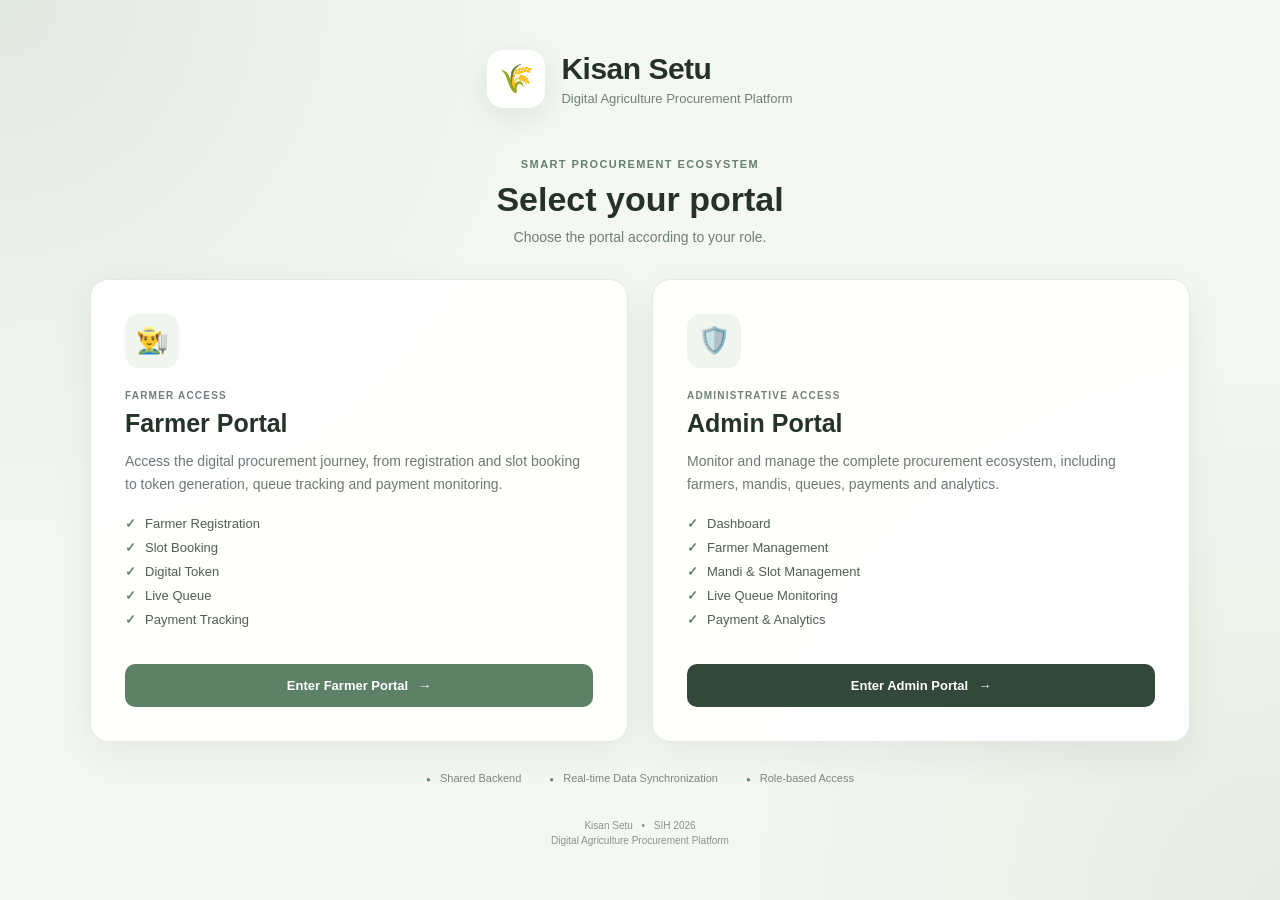
<file: portal-gateway.html>
<!DOCTYPE html>
<html lang="en">
<head>
    <meta charset="UTF-8">

    <meta
        name="viewport"
        content="width=device-width, initial-scale=1.0"
    >

    <title>Kisan Setu | Portal Access</title>

    <link rel="stylesheet" href="portal-gateway.css">
</head>

<body>

    <main class="gateway-page">

        <section class="gateway-container">

            <!-- BRAND -->
            <header class="gateway-header">

                <div class="gateway-brand">

                    <div class="gateway-brand-icon">
                        🌾
                    </div>

                    <div>
                        <h1>Kisan Setu</h1>

                        <p>
                            Digital Agriculture Procurement Platform
                        </p>
                    </div>

                </div>

            </header>


            <!-- ACCESS SECTION -->
            <section class="gateway-access">

                <div class="gateway-heading">

                    <span class="gateway-eyebrow">
                        SMART PROCUREMENT ECOSYSTEM
                    </span>

                    <h2>
                        Select your portal
                    </h2>

                    <p>
                        Choose the portal according to your role.
                    </p>

                </div>


                <!-- PORTAL CARDS -->
                <div class="gateway-grid">


                    <!-- FARMER PORTAL -->
                    <article class="gateway-card">

                        <div class="gateway-card-icon">
                            👨‍🌾
                        </div>

                        <span class="gateway-card-label">
                            FARMER ACCESS
                        </span>

                        <h3>
                            Farmer Portal
                        </h3>

                        <p>
                            Access the digital procurement journey,
                            from registration and slot booking to
                            token generation, queue tracking and
                            payment monitoring.
                        </p>

                        <ul class="gateway-list">

                            <li>
                                Farmer Registration
                            </li>

                            <li>
                                Slot Booking
                            </li>

                            <li>
                                Digital Token
                            </li>

                            <li>
                                Live Queue
                            </li>

                            <li>
                                Payment Tracking
                            </li>

                        </ul>

                        <button
                            type="button"
                            class="gateway-button gateway-farmer-button"
                            id="gateway-farmer-button"
                        >
                            Enter Farmer Portal
                            <span>→</span>
                        </button>

                    </article>


                    <!-- ADMIN PORTAL -->
                    <article class="gateway-card">

                        <div class="gateway-card-icon">
                            🛡️
                        </div>

                        <span class="gateway-card-label">
                            ADMINISTRATIVE ACCESS
                        </span>

                        <h3>
                            Admin Portal
                        </h3>

                        <p>
                            Monitor and manage the complete
                            procurement ecosystem, including
                            farmers, mandis, queues, payments
                            and analytics.
                        </p>

                        <ul class="gateway-list">

                            <li>
                                Dashboard
                            </li>

                            <li>
                                Farmer Management
                            </li>

                            <li>
                                Mandi & Slot Management
                            </li>

                            <li>
                                Live Queue Monitoring
                            </li>

                            <li>
                                Payment & Analytics
                            </li>

                        </ul>

                        <button
                            type="button"
                            class="gateway-button gateway-admin-button"
                            id="gateway-admin-button"
                        >
                            Enter Admin Portal
                            <span>→</span>
                        </button>

                    </article>

                </div>

            </section>


            <!-- SYSTEM INFORMATION -->
            <section class="gateway-system-info">

                <div class="gateway-info-item">
                    <span>●</span>
                    Shared Backend
                </div>

                <div class="gateway-info-item">
                    <span>●</span>
                    Real-time Data Synchronization
                </div>

                <div class="gateway-info-item">
                    <span>●</span>
                    Role-based Access
                </div>

            </section>


            <!-- FOOTER -->
            <footer class="gateway-footer">

                <p>
                    Kisan Setu
                    <span>•</span>
                    SIH 2026
                </p>

                <p>
                    Digital Agriculture Procurement Platform
                </p>

            </footer>

        </section>

    </main>


    <script src="portal-gateway.js"></script>

</body>
</html>
</file>
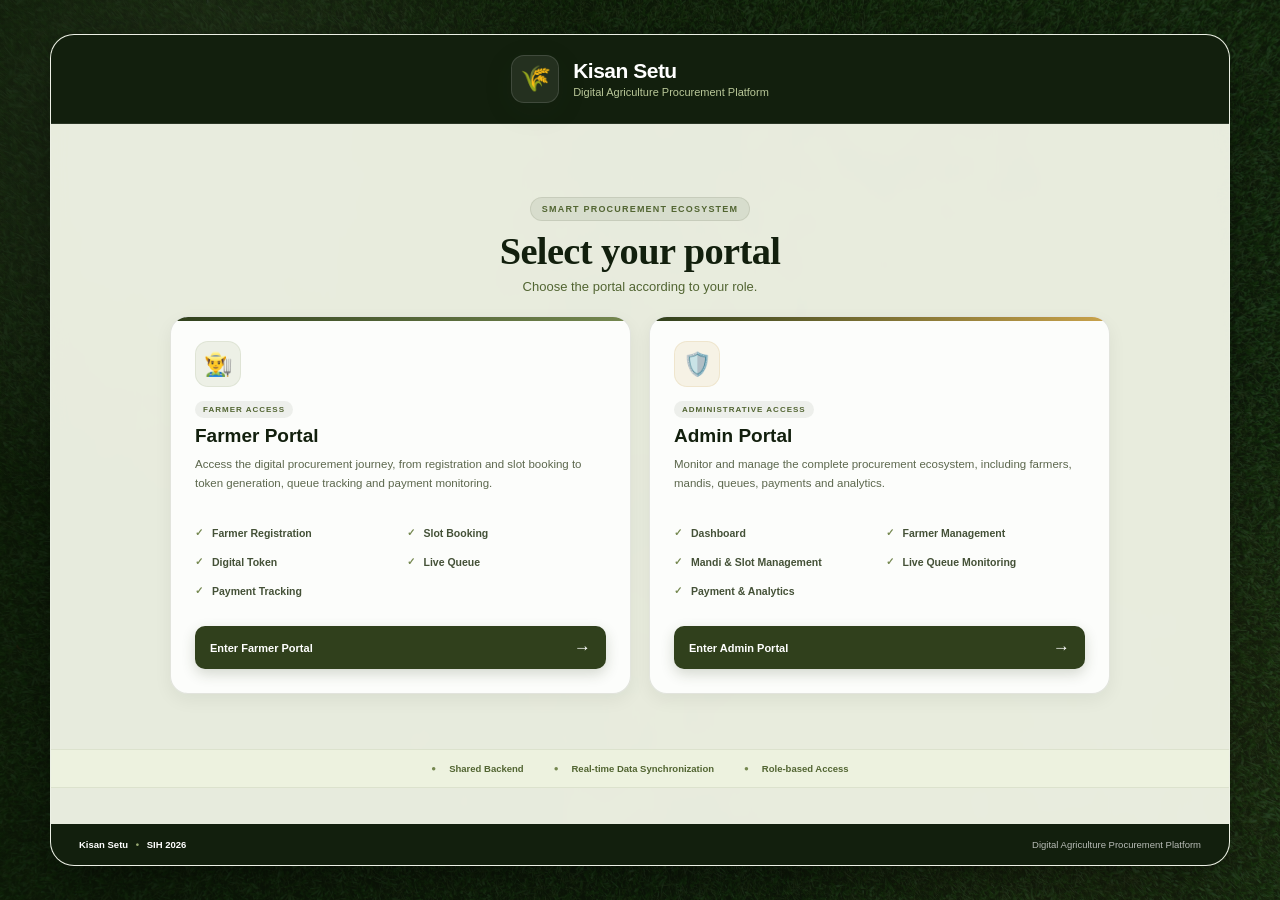
<file: farmer/portal-gateway.html>
<!DOCTYPE html>
<html lang="en">
<head>
    <meta charset="UTF-8">

    <meta
        name="viewport"
        content="width=device-width, initial-scale=1.0"
    >

    <title>Kisan Setu | Portal Access</title>

    <link rel="stylesheet" href="portal-gateway.css">
</head>

<body>

    <main class="gateway-page">

        <section class="gateway-container">

            <!-- BRAND -->
            <header class="gateway-header">

                <div class="gateway-brand">

                    <div class="gateway-brand-icon">
                        🌾
                    </div>

                    <div>
                        <h1>Kisan Setu</h1>

                        <p>
                            Digital Agriculture Procurement Platform
                        </p>
                    </div>

                </div>

            </header>

            <!-- ACCESS SECTION -->
            <section class="gateway-access">

                <div class="gateway-heading">

                    <span class="gateway-eyebrow">
                        SMART PROCUREMENT ECOSYSTEM
                    </span>

                    <h2>
                        Select your portal
                    </h2>

                    <p>
                        Choose the portal according to your role.
                    </p>

                </div>

                <!-- PORTAL CARDS -->
                <div class="gateway-grid">

                    <!-- FARMER PORTAL -->
                    <article class="gateway-card">

                        <div class="gateway-card-icon">
                            👨‍🌾
                        </div>

                        <span class="gateway-card-label">
                            FARMER ACCESS
                        </span>

                        <h3>
                            Farmer Portal
                        </h3>

                        <p>
                            Access the digital procurement journey,
                            from registration and slot booking to
                            token generation, queue tracking and
                            payment monitoring.
                        </p>

                        <ul class="gateway-list">

                            <li>
                                Farmer Registration
                            </li>

                            <li>
                                Slot Booking
                            </li>

                            <li>
                                Digital Token
                            </li>

                            <li>
                                Live Queue
                            </li>

                            <li>
                                Payment Tracking
                            </li>

                        </ul>

                        <button
                            type="button"
                            class="gateway-button gateway-farmer-button"
                            id="gateway-farmer-button"
                        >
                            Enter Farmer Portal
                            <span>→</span>
                        </button>

                    </article>

                    <!-- ADMIN PORTAL -->
                    <article class="gateway-card">

                        <div class="gateway-card-icon">
                            🛡️
                        </div>

                        <span class="gateway-card-label">
                            ADMINISTRATIVE ACCESS
                        </span>

                        <h3>
                            Admin Portal
                        </h3>

                        <p>
                            Monitor and manage the complete
                            procurement ecosystem, including
                            farmers, mandis, queues, payments
                            and analytics.
                        </p>

                        <ul class="gateway-list">

                            <li>
                                Dashboard
                            </li>

                            <li>
                                Farmer Management
                            </li>

                            <li>
                                Mandi & Slot Management
                            </li>

                            <li>
                                Live Queue Monitoring
                            </li>

                            <li>
                                Payment & Analytics
                            </li>

                        </ul>

                        <button
                            type="button"
                            class="gateway-button gateway-admin-button"
                            id="gateway-admin-button"
                        >
                            Enter Admin Portal
                            <span>→</span>
                        </button>

                    </article>

                </div>

            </section>

            <!-- SYSTEM INFORMATION -->
            <section class="gateway-system-info">

                <div class="gateway-info-item">
                    <span>●</span>
                    Shared Backend
                </div>

                <div class="gateway-info-item">
                    <span>●</span>
                    Real-time Data Synchronization
                </div>

                <div class="gateway-info-item">
                    <span>●</span>
                    Role-based Access
                </div>

            </section>

            <!-- FOOTER -->
            <footer class="gateway-footer">

                <p>
                    Kisan Setu
                    <span>•</span>
                    SIH 2026
                </p>

                <p>
                    Digital Agriculture Procurement Platform
                </p>

            </footer>

        </section>

    </main>

    <script src="portal-gateway.js"></script>

</body>
</html>
</file>
<file: portal-gateway.css>
/* =========================================================
   KISAN SETU PORTAL GATEWAY
   Separate from farmer-side portal.css
   ========================================================= */

* {
    box-sizing: border-box;
}

html,
body {
    margin: 0;
    padding: 0;
    min-height: 100%;
}

body {
    font-family: Arial, Helvetica, sans-serif;
    color: #243229;
    background: #f4f7f2;
}


/* =========================================================
   PAGE
   ========================================================= */

.gateway-page {
    min-height: 100vh;

    display: flex;
    justify-content: center;
    align-items: center;

    padding: 40px 24px;

    background:
        radial-gradient(
            circle at top left,
            rgba(72, 116, 79, 0.10),
            transparent 35%
        ),
        radial-gradient(
            circle at bottom right,
            rgba(110, 142, 86, 0.10),
            transparent 35%
        ),
        #f4f7f2;
}

.gateway-container {
    width: min(1100px, 100%);
}


/* =========================================================
   BRAND
   ========================================================= */

.gateway-header {
    display: flex;
    justify-content: center;

    margin-bottom: 46px;
}

.gateway-brand {
    display: flex;
    align-items: center;

    gap: 16px;
}

.gateway-brand-icon {
    width: 58px;
    height: 58px;

    display: flex;
    align-items: center;
    justify-content: center;

    border-radius: 16px;

    background: #ffffff;

    box-shadow:
        0 8px 30px rgba(34, 55, 39, 0.10);

    font-size: 28px;
}

.gateway-brand h1 {
    margin: 0;

    font-size: 30px;
    font-weight: 700;

    letter-spacing: -0.5px;
}

.gateway-brand p {
    margin: 5px 0 0;

    font-size: 13px;

    color: #718076;
}


/* =========================================================
   HEADING
   ========================================================= */

.gateway-heading {
    text-align: center;

    margin-bottom: 34px;
}

.gateway-eyebrow {
    display: inline-block;

    margin-bottom: 10px;

    font-size: 11px;
    font-weight: 700;

    letter-spacing: 1.4px;

    color: #66816c;
}

.gateway-heading h2 {
    margin: 0 0 10px;

    font-size: 34px;
    line-height: 1.15;
}

.gateway-heading p {
    margin: 0;

    font-size: 14px;

    color: #718076;
}


/* =========================================================
   GRID
   ========================================================= */

.gateway-grid {
    display: grid;

    grid-template-columns:
        repeat(2, minmax(0, 1fr));

    gap: 24px;
}


/* =========================================================
   CARD
   ========================================================= */

.gateway-card {
    display: flex;
    flex-direction: column;

    padding: 34px;

    background: rgba(255, 255, 255, 0.96);

    border: 1px solid #e2e9e3;

    border-radius: 18px;

    box-shadow:
        0 12px 40px rgba(35, 55, 40, 0.07);

    transition:
        transform 0.2s ease,
        box-shadow 0.2s ease;
}

.gateway-card:hover {
    transform: translateY(-4px);

    box-shadow:
        0 18px 50px rgba(35, 55, 40, 0.11);
}


/* =========================================================
   CARD ICON
   ========================================================= */

.gateway-card-icon {
    width: 54px;
    height: 54px;

    display: flex;
    align-items: center;
    justify-content: center;

    margin-bottom: 22px;

    border-radius: 14px;

    background: #f1f5f0;

    font-size: 26px;
}


/* =========================================================
   CARD CONTENT
   ========================================================= */

.gateway-card-label {
    display: block;

    margin-bottom: 8px;

    font-size: 10px;
    font-weight: 700;

    letter-spacing: 1.2px;

    color: #728078;
}

.gateway-card h3 {
    margin: 0 0 12px;

    font-size: 25px;
}

.gateway-card p {
    margin: 0 0 20px;

    font-size: 14px;

    line-height: 1.65;

    color: #6d7971;
}


/* =========================================================
   LIST
   ========================================================= */

.gateway-list {
    list-style: none;

    padding: 0;

    margin: 0 0 28px;
}

.gateway-list li {
    position: relative;

    padding-left: 20px;

    margin-bottom: 9px;

    font-size: 13px;

    color: #4f5f54;
}

.gateway-list li::before {
    content: "✓";

    position: absolute;

    left: 0;

    font-weight: 700;

    color: #64836b;
}


/* =========================================================
   BUTTON
   ========================================================= */

.gateway-button {
    width: 100%;

    margin-top: auto;

    padding: 14px 18px;

    border: none;

    border-radius: 10px;

    display: flex;
    align-items: center;
    justify-content: center;

    gap: 10px;

    font-size: 13px;
    font-weight: 700;

    cursor: pointer;

    transition:
        transform 0.18s ease,
        opacity 0.18s ease;
}

.gateway-button:hover {
    transform: translateY(-1px);

    opacity: 0.92;
}

.gateway-button:active {
    transform: translateY(0);
}

.gateway-farmer-button {
    background: #5e8066;

    color: #ffffff;
}

.gateway-admin-button {
    background: #34473b;

    color: #ffffff;
}


/* =========================================================
   SYSTEM INFORMATION
   ========================================================= */

.gateway-system-info {
    display: flex;
    justify-content: center;
    align-items: center;

    flex-wrap: wrap;

    gap: 28px;

    margin-top: 30px;
}

.gateway-info-item {
    font-size: 11px;

    color: #7b877e;
}

.gateway-info-item span {
    margin-right: 6px;

    font-size: 8px;

    color: #6d8b73;
}


/* =========================================================
   FOOTER
   ========================================================= */

.gateway-footer {
    margin-top: 36px;

    text-align: center;

    color: #8a948d;

    font-size: 10px;
}

.gateway-footer p {
    margin: 4px 0;
}

.gateway-footer span {
    margin: 0 6px;
}


/* =========================================================
   RESPONSIVE
   ========================================================= */

@media (max-width: 760px) {

    .gateway-page {
        padding: 28px 16px;
    }

    .gateway-header {
        margin-bottom: 34px;
    }

    .gateway-grid {
        grid-template-columns: 1fr;
    }

    .gateway-heading h2 {
        font-size: 28px;
    }

    .gateway-card {
        padding: 26px;
    }

    .gateway-system-info {
        flex-direction: column;

        gap: 10px;
    }
}


@media (prefers-reduced-motion: reduce) {

    .gateway-card,
    .gateway-button {
        transition: none;
    }
}
</file>
<file: farmer/portal-gateway.css>
/* =========================================================
   KISAN SETU PORTAL GATEWAY
   Separate from farmer-side portal.css
   ========================================================= */

* {
    box-sizing: border-box;
}

html,
body {
    margin: 0;
    padding: 0;
    min-height: 100%;
}

body {
    font-family: Arial, Helvetica, sans-serif;
    color: #243229;
    background: #f4f7f2;
}


/* =========================================================
   PAGE
   ========================================================= */

.gateway-page {
    min-height: 100vh;

    display: flex;
    justify-content: center;
    align-items: center;

    padding: 40px 24px;

    background:
        radial-gradient(
            circle at top left,
            rgba(72, 116, 79, 0.10),
            transparent 35%
        ),
        radial-gradient(
            circle at bottom right,
            rgba(110, 142, 86, 0.10),
            transparent 35%
        ),
        #f4f7f2;
}

.gateway-container {
    width: min(1100px, 100%);
}


/* =========================================================
   BRAND
   ========================================================= */

.gateway-header {
    display: flex;
    justify-content: center;

    margin-bottom: 46px;
}

.gateway-brand {
    display: flex;
    align-items: center;

    gap: 16px;
}

.gateway-brand-icon {
    width: 58px;
    height: 58px;

    display: flex;
    align-items: center;
    justify-content: center;

    border-radius: 16px;

    background: #ffffff;

    box-shadow:
        0 8px 30px rgba(34, 55, 39, 0.10);

    font-size: 28px;
}

.gateway-brand h1 {
    margin: 0;

    font-size: 30px;
    font-weight: 700;

    letter-spacing: -0.5px;
}

.gateway-brand p {
    margin: 5px 0 0;

    font-size: 13px;

    color: #718076;
}


/* =========================================================
   HEADING
   ========================================================= */

.gateway-heading {
    text-align: center;

    margin-bottom: 34px;
}

.gateway-eyebrow {
    display: inline-block;

    margin-bottom: 10px;

    font-size: 11px;
    font-weight: 700;

    letter-spacing: 1.4px;

    color: #66816c;
}

.gateway-heading h2 {
    margin: 0 0 10px;

    font-size: 34px;
    line-height: 1.15;
}

.gateway-heading p {
    margin: 0;

    font-size: 14px;

    color: #718076;
}


/* =========================================================
   GRID
   ========================================================= */

.gateway-grid {
    display: grid;

    grid-template-columns:
        repeat(2, minmax(0, 1fr));

    gap: 24px;
}


/* =========================================================
   CARD
   ========================================================= */

.gateway-card {
    display: flex;
    flex-direction: column;

    padding: 34px;

    background: rgba(255, 255, 255, 0.96);

    border: 1px solid #e2e9e3;

    border-radius: 18px;

    box-shadow:
        0 12px 40px rgba(35, 55, 40, 0.07);

    transition:
        transform 0.2s ease,
        box-shadow 0.2s ease;
}

.gateway-card:hover {
    transform: translateY(-4px);

    box-shadow:
        0 18px 50px rgba(35, 55, 40, 0.11);
}


/* =========================================================
   CARD ICON
   ========================================================= */

.gateway-card-icon {
    width: 54px;
    height: 54px;

    display: flex;
    align-items: center;
    justify-content: center;

    margin-bottom: 22px;

    border-radius: 14px;

    background: #f1f5f0;

    font-size: 26px;
}


/* =========================================================
   CARD CONTENT
   ========================================================= */

.gateway-card-label {
    display: block;

    margin-bottom: 8px;

    font-size: 10px;
    font-weight: 700;

    letter-spacing: 1.2px;

    color: #728078;
}

.gateway-card h3 {
    margin: 0 0 12px;

    font-size: 25px;
}

.gateway-card p {
    margin: 0 0 20px;

    font-size: 14px;

    line-height: 1.65;

    color: #6d7971;
}


/* =========================================================
   LIST
   ========================================================= */

.gateway-list {
    list-style: none;

    padding: 0;

    margin: 0 0 28px;
}

.gateway-list li {
    position: relative;

    padding-left: 20px;

    margin-bottom: 9px;

    font-size: 13px;

    color: #4f5f54;
}

.gateway-list li::before {
    content: "✓";

    position: absolute;

    left: 0;

    font-weight: 700;

    color: #64836b;
}


/* =========================================================
   BUTTON
   ========================================================= */

.gateway-button {
    width: 100%;

    margin-top: auto;

    padding: 14px 18px;

    border: none;

    border-radius: 10px;

    display: flex;
    align-items: center;
    justify-content: center;

    gap: 10px;

    font-size: 13px;
    font-weight: 700;

    cursor: pointer;

    transition:
        transform 0.18s ease,
        opacity 0.18s ease;
}

.gateway-button:hover {
    transform: translateY(-1px);

    opacity: 0.92;
}

.gateway-button:active {
    transform: translateY(0);
}

.gateway-farmer-button {
    background: #5e8066;

    color: #ffffff;
}

.gateway-admin-button {
    background: #34473b;

    color: #ffffff;
}


/* =========================================================
   SYSTEM INFORMATION
   ========================================================= */

.gateway-system-info {
    display: flex;
    justify-content: center;
    align-items: center;

    flex-wrap: wrap;

    gap: 28px;

    margin-top: 30px;
}

.gateway-info-item {
    font-size: 11px;

    color: #7b877e;
}

.gateway-info-item span {
    margin-right: 6px;

    font-size: 8px;

    color: #6d8b73;
}


/* =========================================================
   FOOTER
   ========================================================= */

.gateway-footer {
    margin-top: 36px;

    text-align: center;

    color: #8a948d;

    font-size: 10px;
}

.gateway-footer p {
    margin: 4px 0;
}

.gateway-footer span {
    margin: 0 6px;
}


/* =========================================================
   RESPONSIVE
   ========================================================= */

@media (max-width: 760px) {

    .gateway-page {
        padding: 28px 16px;
    }

    .gateway-header {
        margin-bottom: 34px;
    }

    .gateway-grid {
        grid-template-columns: 1fr;
    }

    .gateway-heading h2 {
        font-size: 28px;
    }

    .gateway-card {
        padding: 26px;
    }

    .gateway-system-info {
        flex-direction: column;

        gap: 10px;
    }
}


@media (prefers-reduced-motion: reduce) {

    .gateway-card,
    .gateway-button {
        transition: none;
    }
}
@import url('https://fonts.googleapis.com/css2?family=Inter:wght@400;500;600;700;800&family=Plus+Jakarta+Sans:wght@600;700;800&family=Fraunces:opsz,wght@9..144,600;9..144,700&display=swap');

:root {
    --forest-dark: #121f0d;
    --forest: #30401c;
    --moss: #526532;
    --sage: #758850;
    --apple: #98a973;
    --light-sage: #b9c798;
    --cream-green: #dce7be;
    --cream: #f7f8ef;
    --gold: #c9a24b;
    --gold-soft: #e3cf94;
    --white: #ffffff;
}

* {
    box-sizing: border-box;
}

html,
body {
    margin: 0;
    min-height: 100%;
}

body {
    font-family: 'Inter', sans-serif;
    color: var(--forest-dark);
    background: var(--forest-dark);
}

/* =====================================================
   PAGE BACKGROUND
===================================================== */

.gateway-page {
    position: relative;
    min-height: 100vh;
    padding: 30px;
    display: flex;
    align-items: center;
    justify-content: center;

    background-image:
        linear-gradient(
            115deg,
            rgba(12, 23, 7, 0.91),
            rgba(18, 31, 13, 0.79)
        ),
        url("portal-bg.jpg");

    background-size: cover;
    background-position: center;
    background-attachment: fixed;
}

.gateway-page::before {
    content: "";
    position: absolute;
    inset: 0;
    pointer-events: none;

    background:
        radial-gradient(
            circle at 15% 15%,
            rgba(185, 199, 152, 0.10),
            transparent 30%
        ),
        radial-gradient(
            circle at 85% 80%,
            rgba(201, 162, 75, 0.08),
            transparent 28%
        );
}

/* =====================================================
   MAIN PANEL
===================================================== */

.gateway-container {
    position: relative;
    z-index: 1;

    width: min(1180px, 100%);
    overflow: hidden;

    background: rgba(244, 247, 233, 0.95);
    border: 1px solid rgba(255, 255, 255, 0.22);
    border-radius: 24px;

    box-shadow:
        0 30px 80px rgba(0, 0, 0, 0.34),
        0 8px 25px rgba(0, 0, 0, 0.16);

    backdrop-filter: blur(10px);
    -webkit-backdrop-filter: blur(10px);
}

/* =====================================================
   BRAND HEADER
===================================================== */

.gateway-header {
    padding: 20px 28px;

    background: var(--forest-dark);
    border-bottom: 1px solid rgba(255, 255, 255, 0.10);
}

.gateway-brand {
    display: flex;
    align-items: center;
    gap: 14px;
}

.gateway-brand-icon {
    width: 48px;
    height: 48px;

    display: flex;
    align-items: center;
    justify-content: center;

    flex-shrink: 0;

    border-radius: 13px;

    background: rgba(255, 255, 255, 0.08);
    border: 1px solid rgba(255, 255, 255, 0.13);

    font-size: 25px;
}

.gateway-brand h1 {
    margin: 0;

    font-family: 'Plus Jakarta Sans', sans-serif;
    font-size: 21px;
    font-weight: 800;

    color: var(--white);
}

.gateway-brand p {
    margin: 3px 0 0;

    color: var(--light-sage);
    font-size: 11px;
    font-weight: 500;
}

/* =====================================================
   ACCESS SECTION
===================================================== */

.gateway-access {
    padding: 27px 30px 25px;
}

.gateway-heading {
    text-align: center;
    margin-bottom: 22px;
}

.gateway-eyebrow {
    display: inline-flex;

    margin-bottom: 8px;
    padding: 6px 11px;

    border-radius: 30px;

    background: rgba(48, 64, 28, 0.08);
    border: 1px solid rgba(48, 64, 28, 0.10);

    color: var(--moss);

    font-size: 9px;
    font-weight: 800;
    letter-spacing: 1.2px;
}

.gateway-heading h2 {
    margin: 0 0 6px;

    font-family: 'Fraunces', serif;
    font-size: clamp(29px, 3vw, 40px);
    font-weight: 600;
    letter-spacing: -0.6px;

    color: var(--forest-dark);
}

.gateway-heading p {
    margin: 0;

    color: var(--moss);
    font-size: 13px;
}

/* =====================================================
   PORTAL CARDS
===================================================== */

.gateway-grid {
    max-width: 940px;
    margin: 0 auto;

    display: grid;
    grid-template-columns: repeat(2, minmax(0, 1fr));
    gap: 18px;
}

.gateway-card {
    position: relative;
    overflow: hidden;

    padding: 24px;

    display: flex;
    flex-direction: column;

    background: rgba(255, 255, 255, 0.87);

    border: 1px solid rgba(48, 64, 28, 0.13);
    border-radius: 18px;

    box-shadow:
        0 6px 18px rgba(18, 31, 13, 0.06);

    transition:
        transform 0.25s ease,
        box-shadow 0.25s ease,
        border-color 0.25s ease;
}

.gateway-card::before {
    content: "";
    position: absolute;

    top: 0;
    left: 0;
    right: 0;

    height: 4px;

    background:
        linear-gradient(
            90deg,
            var(--forest),
            var(--sage)
        );
}

.gateway-card:nth-child(2)::before {
    background:
        linear-gradient(
            90deg,
            var(--forest),
            var(--gold)
        );
}

.gateway-card:hover {
    transform: translateY(-4px);

    border-color: rgba(117, 136, 80, 0.42);

    box-shadow:
        0 16px 35px rgba(18, 31, 13, 0.12);
}

.gateway-card-icon {
    width: 46px;
    height: 46px;

    margin-bottom: 14px;

    display: flex;
    align-items: center;
    justify-content: center;

    border-radius: 13px;

    background: rgba(152, 169, 115, 0.15);
    border: 1px solid rgba(117, 136, 80, 0.12);

    font-size: 23px;
}

.gateway-card:nth-child(2) .gateway-card-icon {
    background: rgba(201, 162, 75, 0.12);
    border-color: rgba(201, 162, 75, 0.16);
}

.gateway-card-label {
    width: fit-content;

    margin-bottom: 7px;
    padding: 4px 8px;

    border-radius: 20px;

    background: rgba(48, 64, 28, 0.07);

    color: var(--moss);

    font-size: 8px;
    font-weight: 800;
    letter-spacing: 1px;
}

.gateway-card h3 {
    margin: 0 0 8px;

    font-family: 'Plus Jakarta Sans', sans-serif;
    color: var(--forest-dark);

    font-size: 19px;
    font-weight: 800;
}

.gateway-card > p {
    min-height: 58px;
    margin: 0 0 14px;

    color: #5c674d;

    font-size: 11.5px;
    line-height: 1.65;
}

/* =====================================================
   FEATURE LIST
===================================================== */

.gateway-list {
    margin: 0 0 20px;
    padding: 0;

    display: grid;
    grid-template-columns: repeat(2, minmax(0, 1fr));
    gap: 8px 12px;

    list-style: none;
}

.gateway-list li {
    position: relative;

    padding-left: 17px;

    color: #445137;

    font-size: 10.5px;
    font-weight: 600;
}

.gateway-list li::before {
    content: "✓";

    position: absolute;
    left: 0;

    color: var(--sage);

    font-size: 10px;
    font-weight: 800;
}

/* =====================================================
   BUTTONS
===================================================== */

.gateway-button {
    width: 100%;
    min-height: 43px;

    margin-top: auto;
    padding: 0 15px;

    display: flex;
    align-items: center;
    justify-content: space-between;

    border: 0;
    border-radius: 10px;

    cursor: pointer;

    font-family: 'Plus Jakarta Sans', sans-serif;
    font-size: 11px;
    font-weight: 700;

    transition:
        transform 0.2s ease,
        box-shadow 0.2s ease,
        background 0.2s ease;
}

.gateway-button span {
    font-size: 17px;
    transition: transform 0.2s ease;
}

.gateway-farmer-button {
    background: var(--forest);
    color: var(--white);

    box-shadow:
        0 5px 14px rgba(48, 64, 28, 0.20);
}

.gateway-admin-button {
    background: var(--forest);
    color: var(--white);

    box-shadow:
        0 5px 14px rgba(48, 64, 28, 0.20);
}

.gateway-button:hover {
    transform: translateY(-2px);

    box-shadow:
        0 9px 20px rgba(18, 31, 13, 0.20);
}

.gateway-farmer-button:hover {
    background: #3c5024;
}

.gateway-admin-button:hover {
    background: #3c5024;
}

.gateway-button:hover span {
    transform: translateX(3px);
}

/* =====================================================
   SYSTEM INFORMATION
===================================================== */

.gateway-system-info {
    padding: 13px 30px;

    display: flex;
    align-items: center;
    justify-content: center;
    gap: 30px;

    background: #edf2df;

    border-top: 1px solid rgba(48, 64, 28, 0.09);
    border-bottom: 1px solid rgba(48, 64, 28, 0.09);
}

.gateway-info-item {
    display: flex;
    align-items: center;
    gap: 7px;

    color: var(--moss);

    font-size: 9.5px;
    font-weight: 600;
}

.gateway-info-item span {
    color: var(--sage);
    font-size: 8px;
}

/* =====================================================
   FOOTER
===================================================== */

.gateway-footer {
    padding: 15px 28px;

    display: flex;
    align-items: center;
    justify-content: space-between;
    gap: 20px;

    background: var(--forest-dark);

    color: rgba(255, 255, 255, 0.70);

    font-size: 9.5px;
}

.gateway-footer p {
    margin: 0;
}

.gateway-footer p:first-child {
    color: var(--white);
    font-weight: 700;
}

.gateway-footer span {
    margin: 0 5px;
    color: var(--apple);
}

/* =====================================================
   RESPONSIVE
===================================================== */

@media (max-width: 800px) {

    .gateway-page {
        padding: 18px;
        align-items: flex-start;
        background-attachment: scroll;
    }

    .gateway-grid {
        grid-template-columns: 1fr;
    }

    .gateway-card > p {
        min-height: 0;
    }

    .gateway-system-info {
        flex-wrap: wrap;
        gap: 12px 20px;
    }
}

@media (max-width: 520px) {

    .gateway-page {
        padding: 10px;
    }

    .gateway-container {
        border-radius: 18px;
    }

    .gateway-header {
        padding: 17px 18px;
    }

    .gateway-access {
        padding: 22px 16px;
    }

    .gateway-list {
        grid-template-columns: 1fr;
    }

    .gateway-system-info {
        padding: 14px 18px;
        justify-content: flex-start;
    }

    .gateway-footer {
        padding: 15px 18px;
        flex-direction: column;
        align-items: flex-start;
        gap: 5px;
    }
}
</file>
